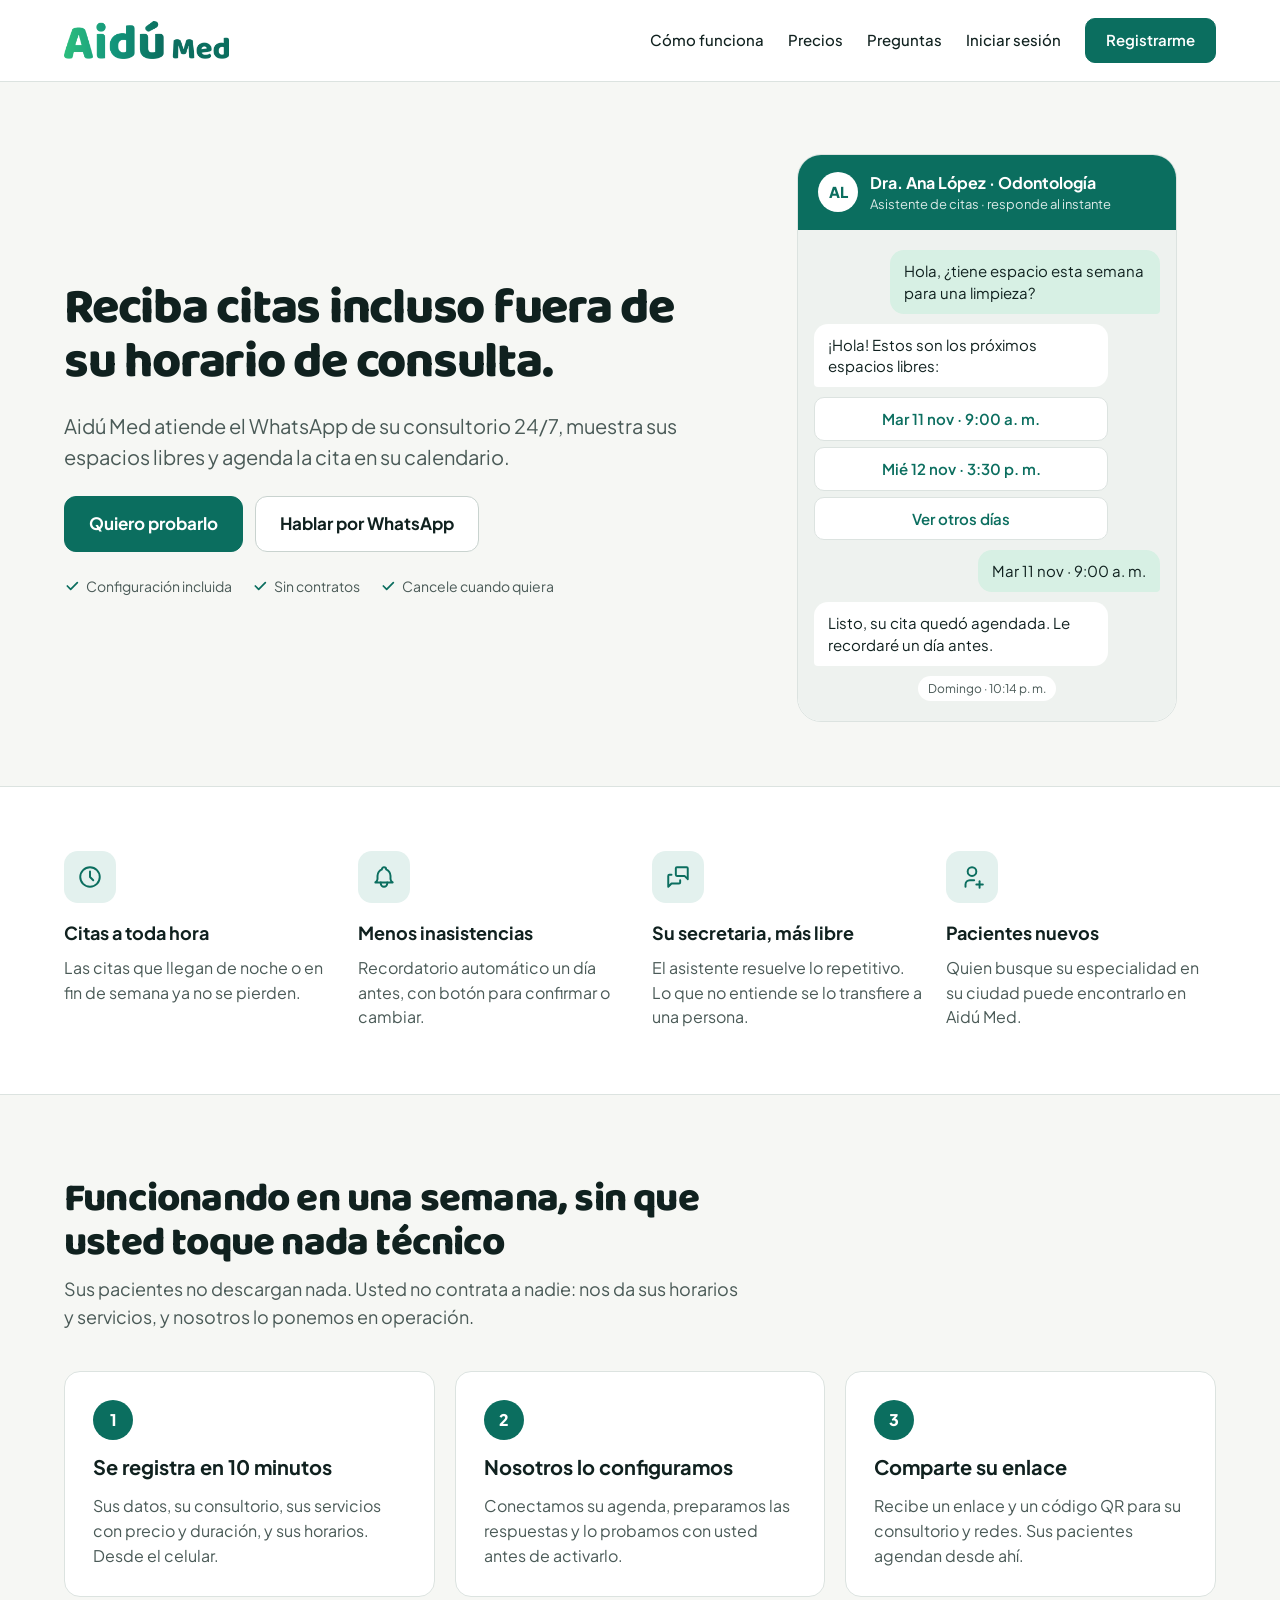
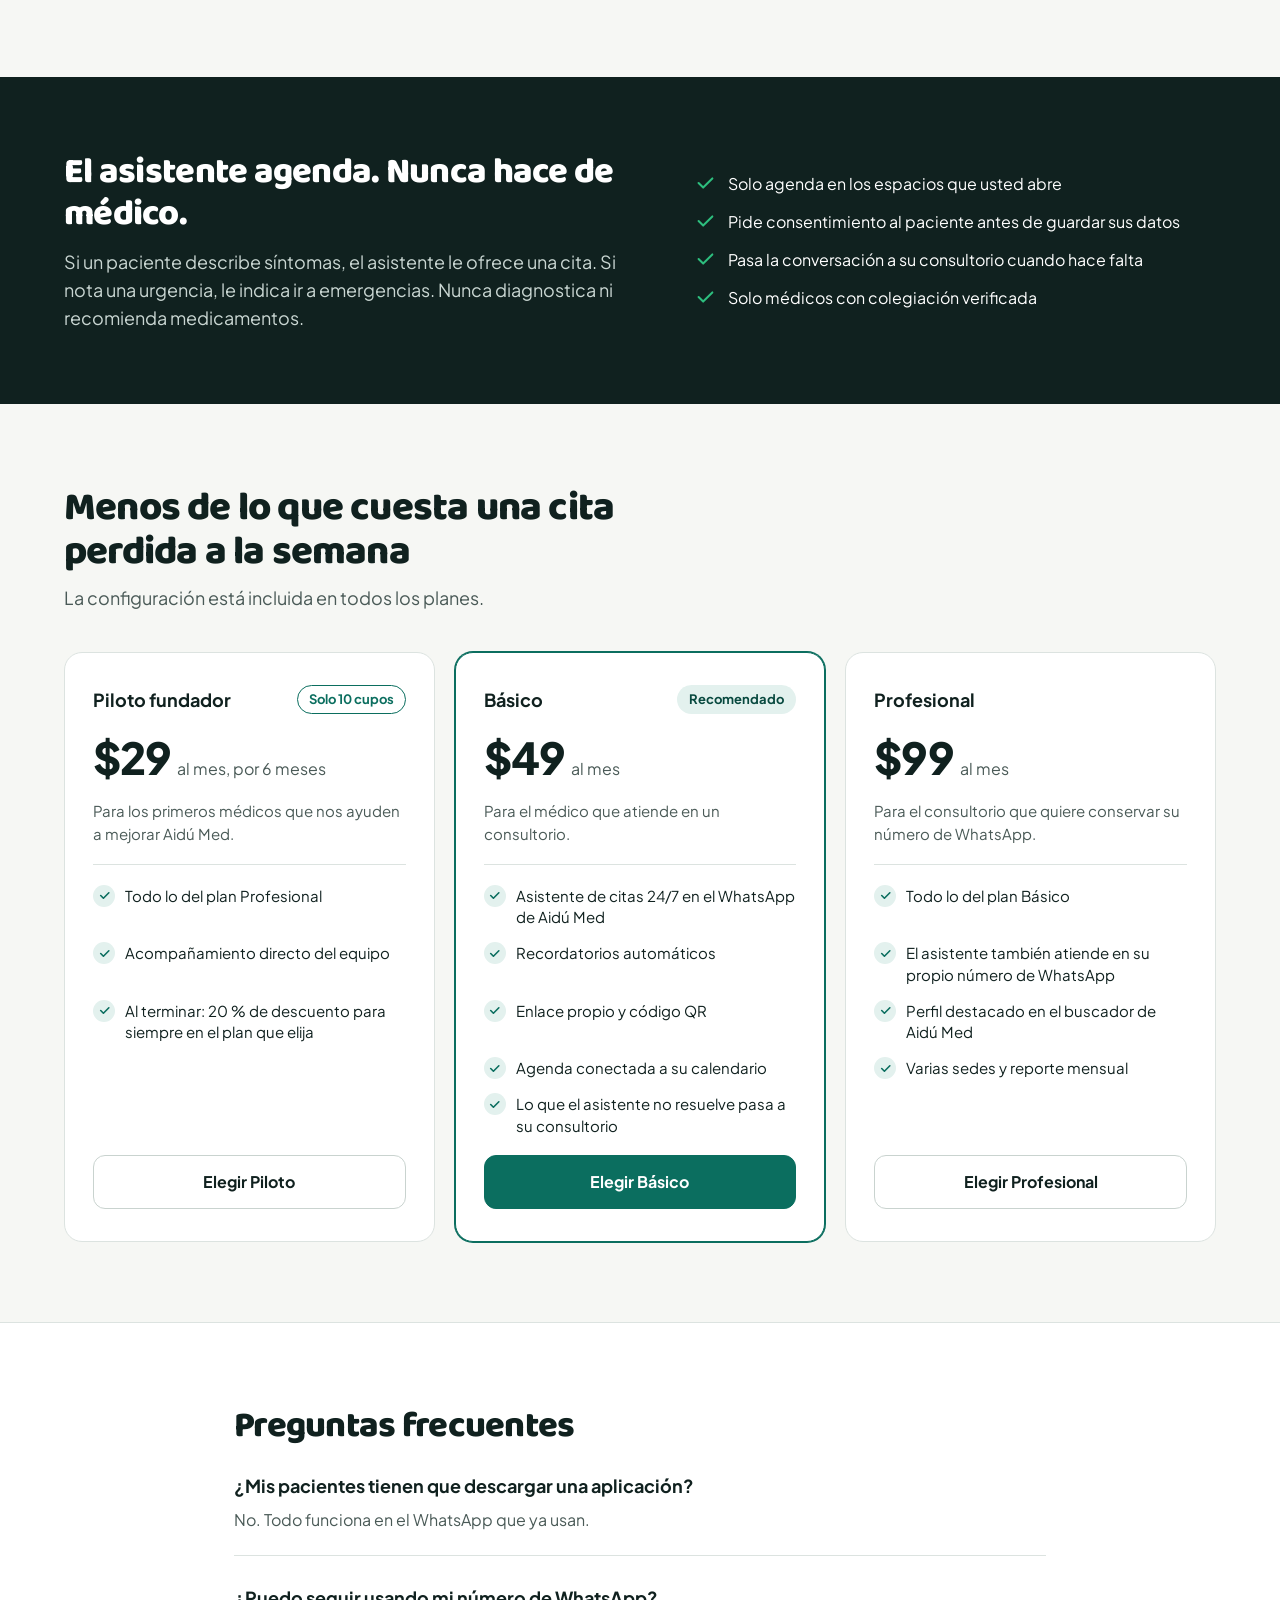
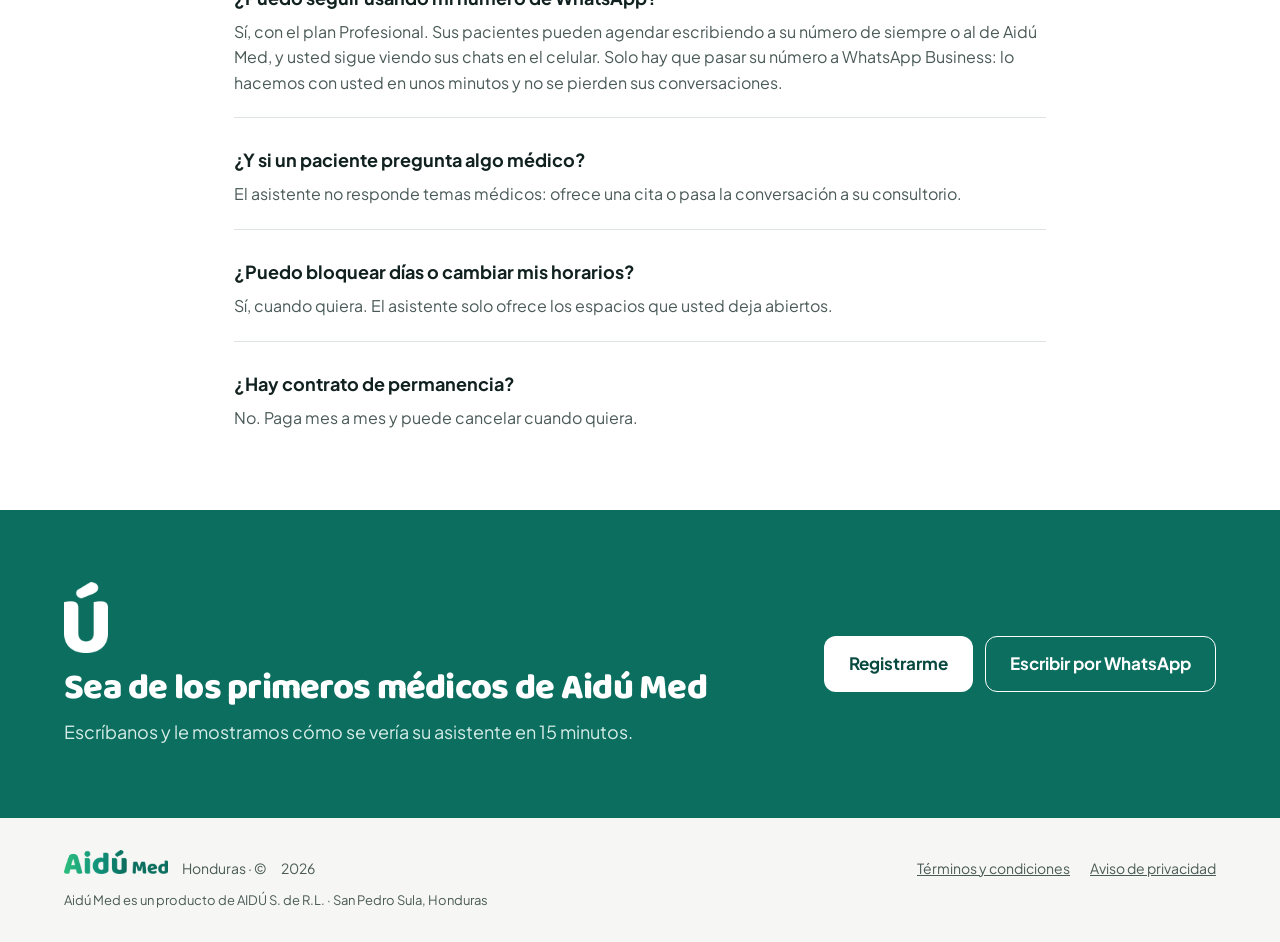
<file: index.html>
<!doctype html>
<html lang="es">
<head>
<meta charset="utf-8">
<meta name="viewport" content="width=device-width, initial-scale=1">
<title>Aidú Med · Su asistente de citas por WhatsApp</title>
<meta name="description" content="Aidú Med atiende el WhatsApp de su consultorio 24/7, muestra sus espacios libres y agenda la cita en su calendario.">
<meta name="theme-color" content="#0B6E5F">
<meta property="og:type" content="website">
<meta property="og:title" content="Aidú Med · Reciba citas incluso fuera de su horario de consulta">
<meta property="og:url" content="https://aidumed.app/">
<link rel="canonical" href="https://aidumed.app/">
<meta property="og:description" content="Su asistente de citas por WhatsApp, configurado por nosotros.">
<meta property="og:image" content="/assets/img/og-aidu-med.png">
<meta property="og:locale" content="es_HN">
<link rel="icon" type="image/png" href="/assets/img/favicon.png">
<link rel="apple-touch-icon" href="/assets/img/apple-touch-icon.png">
<link rel="preconnect" href="https://fonts.googleapis.com">
<link rel="preconnect" href="https://fonts.gstatic.com" crossorigin>
<link href="https://fonts.googleapis.com/css2?family=Baloo+Chettan+2:wght@600;700;800&family=Plus+Jakarta+Sans:wght@400;500;600;700;800&display=swap" rel="stylesheet">
<link rel="stylesheet" href="/assets/css/styles.css?v=5">
<script src="/assets/js/config.js?v=3" defer></script>
</head>
<body>
<a class="saltar" href="#contenido">Saltar al contenido</a>

<header class="encabezado">
  <div class="contenedor">
    <a class="logo" href="/" aria-label="Aidú Med, inicio"><img src="/assets/img/logo-aidu-med.png" alt="Aidú Med" width="600" height="138"></a>
    <nav class="menu" aria-label="Principal">
      <a href="#como-funciona">Cómo funciona</a>
      <a href="#precios">Precios</a>
      <a href="#preguntas">Preguntas</a>
      <a href="/cuenta?modo=entrar">Iniciar sesión</a>
      <a class="boton boton-primario" href="/registro">Registrarme</a>
    </nav>
  </div>
</header>

<main id="contenido">

<section class="contenedor portada">
  <div class="portada-texto">
    <h1>Reciba citas incluso fuera de su horario de consulta.</h1>
    <p>Aidú Med atiende el WhatsApp de su consultorio 24/7, muestra sus espacios libres y agenda la cita en su calendario.</p>
    <div class="acciones">
      <a class="boton boton-primario" href="/registro">Quiero probarlo</a>
      <a class="boton boton-secundario" href="#" data-whatsapp hidden>Hablar por WhatsApp</a>
    </div>
    <ul class="garantias">
      <li><svg width="16" height="16" viewBox="0 0 24 24" fill="none" stroke="#0B6E5F" stroke-width="2.6" stroke-linecap="round" stroke-linejoin="round" aria-hidden="true"><path d="M5 12l5 5L20 7"/></svg>Configuración incluida</li>
      <li><svg width="16" height="16" viewBox="0 0 24 24" fill="none" stroke="#0B6E5F" stroke-width="2.6" stroke-linecap="round" stroke-linejoin="round" aria-hidden="true"><path d="M5 12l5 5L20 7"/></svg>Sin contratos</li>
      <li><svg width="16" height="16" viewBox="0 0 24 24" fill="none" stroke="#0B6E5F" stroke-width="2.6" stroke-linecap="round" stroke-linejoin="round" aria-hidden="true"><path d="M5 12l5 5L20 7"/></svg>Cancele cuando quiera</li>
    </ul>
  </div>

  <div class="portada-chat">
    <div class="chat" role="img" aria-label="Ejemplo de conversación: un paciente agenda una limpieza un domingo a las 10 de la noche y el asistente confirma la cita.">
      <div class="chat-cabecera">
        <div class="chat-avatar" aria-hidden="true">AL</div>
        <div>
          <div class="chat-nombre">Dra. Ana López · Odontología</div>
          <div class="chat-estado">Asistente de citas · responde al instante</div>
        </div>
      </div>
      <div class="chat-cuerpo" aria-hidden="true">
        <div class="burbuja propia">Hola, ¿tiene espacio esta semana para una limpieza?</div>
        <div class="burbuja">¡Hola! Estos son los próximos espacios libres:</div>
        <div class="opciones-chat"><span>Mar 11 nov · 9:00 a. m.</span><span>Mié 12 nov · 3:30 p. m.</span><span>Ver otros días</span></div>
        <div class="burbuja propia">Mar 11 nov · 9:00 a. m.</div>
        <div class="burbuja">Listo, su cita quedó agendada. Le recordaré un día antes.</div>
        <div class="chat-hora">Domingo · 10:14 p. m.</div>
      </div>
    </div>
  </div>
</section>

<section class="franja" aria-label="Beneficios">
  <div class="contenedor beneficios">
    <div class="beneficio">
      <div class="icono-caja"><svg width="26" height="26" viewBox="0 0 24 24" fill="none" stroke="currentColor" stroke-width="1.8" stroke-linecap="round" stroke-linejoin="round" aria-hidden="true"><circle cx="12" cy="12" r="9"/><path d="M12 7v5l3 3"/></svg></div>
      <h3>Citas a toda hora</h3>
      <p>Las citas que llegan de noche o en fin de semana ya no se pierden.</p>
    </div>
    <div class="beneficio">
      <div class="icono-caja"><svg width="26" height="26" viewBox="0 0 24 24" fill="none" stroke="currentColor" stroke-width="1.8" stroke-linecap="round" stroke-linejoin="round" aria-hidden="true"><path d="M10 5a2 2 0 1 1 4 0a7 7 0 0 1 4 6v3a4 4 0 0 0 2 3h-16a4 4 0 0 0 2 -3v-3a7 7 0 0 1 4 -6"/><path d="M9 17v1a3 3 0 0 0 6 0v-1"/></svg></div>
      <h3>Menos inasistencias</h3>
      <p>Recordatorio automático un día antes, con botón para confirmar o cambiar.</p>
    </div>
    <div class="beneficio">
      <div class="icono-caja"><svg width="26" height="26" viewBox="0 0 24 24" fill="none" stroke="currentColor" stroke-width="1.8" stroke-linecap="round" stroke-linejoin="round" aria-hidden="true"><path d="M21 14l-3 -3h-7a1 1 0 0 1 -1 -1v-6a1 1 0 0 1 1 -1h9a1 1 0 0 1 1 1v10"/><path d="M14 15v2a1 1 0 0 1 -1 1h-7l-3 3v-10a1 1 0 0 1 1 -1h2"/></svg></div>
      <h3>Su secretaria, más libre</h3>
      <p>El asistente resuelve lo repetitivo. Lo que no entiende se lo transfiere a una persona.</p>
    </div>
    <div class="beneficio">
      <div class="icono-caja"><svg width="26" height="26" viewBox="0 0 24 24" fill="none" stroke="currentColor" stroke-width="1.8" stroke-linecap="round" stroke-linejoin="round" aria-hidden="true"><path d="M8 7a4 4 0 1 0 8 0a4 4 0 0 0 -8 0"/><path d="M16 19h6"/><path d="M19 16v6"/><path d="M6 21v-2a4 4 0 0 1 4 -4h4"/></svg></div>
      <h3>Pacientes nuevos</h3>
      <p>Quien busque su especialidad en su ciudad puede encontrarlo en Aidú Med.</p>
    </div>
  </div>
</section>

<section id="como-funciona" class="contenedor seccion">
  <div class="seccion-titulo">
    <h2>Funcionando en una semana, sin que usted toque nada técnico</h2>
    <p>Sus pacientes no descargan nada. Usted no contrata a nadie: nos da sus horarios y servicios, y nosotros lo ponemos en operación.</p>
  </div>
  <div class="pasos">
    <div class="paso">
      <div class="numero" aria-hidden="true">1</div>
      <h3>Se registra en 10 minutos</h3>
      <p>Sus datos, su consultorio, sus servicios con precio y duración, y sus horarios. Desde el celular.</p>
    </div>
    <div class="paso">
      <div class="numero" aria-hidden="true">2</div>
      <h3>Nosotros lo configuramos</h3>
      <p>Conectamos su agenda, preparamos las respuestas y lo probamos con usted antes de activarlo.</p>
    </div>
    <div class="paso">
      <div class="numero" aria-hidden="true">3</div>
      <h3>Comparte su enlace</h3>
      <p>Recibe un enlace y un código QR para su consultorio y redes. Sus pacientes agendan desde ahí.</p>
    </div>
  </div>
</section>

<section class="oscura">
  <div class="contenedor">
    <div class="oscura-texto">
      <h2>El asistente agenda. Nunca hace de médico.</h2>
      <p>Si un paciente describe síntomas, el asistente le ofrece una cita. Si nota una urgencia, le indica ir a emergencias. Nunca diagnostica ni recomienda medicamentos.</p>
    </div>
    <ul class="lista-checks">
      <li><svg width="22" height="22" viewBox="0 0 24 24" fill="none" stroke="currentColor" stroke-width="2.2" stroke-linecap="round" stroke-linejoin="round" aria-hidden="true"><path d="M5 12l5 5L20 7"/></svg><span>Solo agenda en los espacios que usted abre</span></li>
      <li><svg width="22" height="22" viewBox="0 0 24 24" fill="none" stroke="currentColor" stroke-width="2.2" stroke-linecap="round" stroke-linejoin="round" aria-hidden="true"><path d="M5 12l5 5L20 7"/></svg><span>Pide consentimiento al paciente antes de guardar sus datos</span></li>
      <li><svg width="22" height="22" viewBox="0 0 24 24" fill="none" stroke="currentColor" stroke-width="2.2" stroke-linecap="round" stroke-linejoin="round" aria-hidden="true"><path d="M5 12l5 5L20 7"/></svg><span>Pasa la conversación a su consultorio cuando hace falta</span></li>
      <li><svg width="22" height="22" viewBox="0 0 24 24" fill="none" stroke="currentColor" stroke-width="2.2" stroke-linecap="round" stroke-linejoin="round" aria-hidden="true"><path d="M5 12l5 5L20 7"/></svg><span>Solo médicos con colegiación verificada</span></li>
    </ul>
  </div>
</section>

<section id="precios" class="contenedor seccion">
  <div class="seccion-titulo">
    <h2>Menos de lo que cuesta una cita perdida a la semana</h2>
    <p>La configuración está incluida en todos los planes.</p>
  </div>
  <div class="planes">

    <article class="plan">
      <div class="plan-nombre"><h3 class="plan-titulo">Piloto fundador</h3><span class="etiqueta contorno">Solo 10 cupos</span></div>
      <div class="precio"><strong>$29</strong><span>al mes, por 6 meses</span></div>
      <p class="plan-descripcion">Para los primeros médicos que nos ayuden a mejorar Aidú Med.</p>
      <ul>
        <li><span class="check"><svg width="13" height="13" viewBox="0 0 24 24" fill="none" stroke="currentColor" stroke-width="3" stroke-linecap="round" stroke-linejoin="round" aria-hidden="true"><path d="M5 12l5 5L20 7"/></svg></span><span>Todo lo del plan Profesional</span></li>
        <li><span class="check"><svg width="13" height="13" viewBox="0 0 24 24" fill="none" stroke="currentColor" stroke-width="3" stroke-linecap="round" stroke-linejoin="round" aria-hidden="true"><path d="M5 12l5 5L20 7"/></svg></span><span>Acompañamiento directo del equipo</span></li>
        <li><span class="check"><svg width="13" height="13" viewBox="0 0 24 24" fill="none" stroke="currentColor" stroke-width="3" stroke-linecap="round" stroke-linejoin="round" aria-hidden="true"><path d="M5 12l5 5L20 7"/></svg></span><span>Al terminar: 20 % de descuento para siempre en el plan que elija</span></li>
      </ul>
      <a class="boton boton-secundario" href="/registro?plan=piloto">Elegir Piloto</a>
    </article>

    <article class="plan destacado">
      <div class="plan-nombre"><h3 class="plan-titulo">Básico</h3><span class="etiqueta">Recomendado</span></div>
      <div class="precio"><strong>$49</strong><span>al mes</span></div>
      <p class="plan-descripcion">Para el médico que atiende en un consultorio.</p>
      <ul>
        <li><span class="check"><svg width="13" height="13" viewBox="0 0 24 24" fill="none" stroke="currentColor" stroke-width="3" stroke-linecap="round" stroke-linejoin="round" aria-hidden="true"><path d="M5 12l5 5L20 7"/></svg></span><span>Asistente de citas 24/7 en el WhatsApp de Aidú Med</span></li>
        <li><span class="check"><svg width="13" height="13" viewBox="0 0 24 24" fill="none" stroke="currentColor" stroke-width="3" stroke-linecap="round" stroke-linejoin="round" aria-hidden="true"><path d="M5 12l5 5L20 7"/></svg></span><span>Recordatorios automáticos</span></li>
        <li><span class="check"><svg width="13" height="13" viewBox="0 0 24 24" fill="none" stroke="currentColor" stroke-width="3" stroke-linecap="round" stroke-linejoin="round" aria-hidden="true"><path d="M5 12l5 5L20 7"/></svg></span><span>Enlace propio y código QR</span></li>
        <li><span class="check"><svg width="13" height="13" viewBox="0 0 24 24" fill="none" stroke="currentColor" stroke-width="3" stroke-linecap="round" stroke-linejoin="round" aria-hidden="true"><path d="M5 12l5 5L20 7"/></svg></span><span>Agenda conectada a su calendario</span></li>
        <li><span class="check"><svg width="13" height="13" viewBox="0 0 24 24" fill="none" stroke="currentColor" stroke-width="3" stroke-linecap="round" stroke-linejoin="round" aria-hidden="true"><path d="M5 12l5 5L20 7"/></svg></span><span>Lo que el asistente no resuelve pasa a su consultorio</span></li>
      </ul>
      <a class="boton boton-primario" href="/registro?plan=basico">Elegir Básico</a>
    </article>

    <article class="plan">
      <div class="plan-nombre"><h3 class="plan-titulo">Profesional</h3></div>
      <div class="precio"><strong>$99</strong><span>al mes</span></div>
      <p class="plan-descripcion">Para el consultorio que quiere conservar su número de WhatsApp.</p>
      <ul>
        <li><span class="check"><svg width="13" height="13" viewBox="0 0 24 24" fill="none" stroke="currentColor" stroke-width="3" stroke-linecap="round" stroke-linejoin="round" aria-hidden="true"><path d="M5 12l5 5L20 7"/></svg></span><span>Todo lo del plan Básico</span></li>
        <li><span class="check"><svg width="13" height="13" viewBox="0 0 24 24" fill="none" stroke="currentColor" stroke-width="3" stroke-linecap="round" stroke-linejoin="round" aria-hidden="true"><path d="M5 12l5 5L20 7"/></svg></span><span>El asistente también atiende en su propio número de WhatsApp</span></li>
        <li><span class="check"><svg width="13" height="13" viewBox="0 0 24 24" fill="none" stroke="currentColor" stroke-width="3" stroke-linecap="round" stroke-linejoin="round" aria-hidden="true"><path d="M5 12l5 5L20 7"/></svg></span><span>Perfil destacado en el buscador de Aidú Med</span></li>
        <li><span class="check"><svg width="13" height="13" viewBox="0 0 24 24" fill="none" stroke="currentColor" stroke-width="3" stroke-linecap="round" stroke-linejoin="round" aria-hidden="true"><path d="M5 12l5 5L20 7"/></svg></span><span>Varias sedes y reporte mensual</span></li>
      </ul>
      <a class="boton boton-secundario" href="/registro?plan=profesional">Elegir Profesional</a>
    </article>

  </div>
</section>

<section id="preguntas" class="preguntas">
  <div class="contenedor">
    <h2>Preguntas frecuentes</h2>
    <div class="pregunta"><h3>¿Mis pacientes tienen que descargar una aplicación?</h3><p>No. Todo funciona en el WhatsApp que ya usan.</p></div>
    <div class="pregunta"><h3>¿Puedo seguir usando mi número de WhatsApp?</h3><p>Sí, con el plan Profesional. Sus pacientes pueden agendar escribiendo a su número de siempre o al de Aidú Med, y usted sigue viendo sus chats en el celular. Solo hay que pasar su número a WhatsApp Business: lo hacemos con usted en unos minutos y no se pierden sus conversaciones.</p></div>
    <div class="pregunta"><h3>¿Y si un paciente pregunta algo médico?</h3><p>El asistente no responde temas médicos: ofrece una cita o pasa la conversación a su consultorio.</p></div>
    <div class="pregunta"><h3>¿Puedo bloquear días o cambiar mis horarios?</h3><p>Sí, cuando quiera. El asistente solo ofrece los espacios que usted deja abiertos.</p></div>
    <div class="pregunta"><h3>¿Hay contrato de permanencia?</h3><p>No. Paga mes a mes y puede cancelar cuando quiera.</p></div>
  </div>
</section>

<section class="contacto">
  <div class="contenedor">
    <div class="contacto-texto">
      <img src="/assets/img/u-blanco.png" alt="" width="60" height="96">
      <h2>Sea de los primeros médicos de Aidú Med</h2>
      <p>Escríbanos y le mostramos cómo se vería su asistente en 15 minutos.</p>
    </div>
    <div class="acciones">
      <a class="boton boton-blanco" href="/registro">Registrarme</a>
      <a class="boton boton-contorno-blanco" href="#" data-whatsapp hidden>Escribir por WhatsApp</a>
    </div>
  </div>
</section>

</main>

<footer class="pie">
  <div class="contenedor">
    <span class="pie-marca"><img src="/assets/img/logo-aidu-med.png" alt="Aidú Med" width="600" height="138">Honduras · © <span data-anio>2026</span></span>
    <nav aria-label="Legal"><a href="/terminos">Términos y condiciones</a><a href="/privacidad">Aviso de privacidad</a></nav>
    <p class="pie-legal">Aidú Med es un producto de AIDÚ S. de R.L. · San Pedro Sula, Honduras</p>
  </div>
</footer>
</body>
</html>
</file>
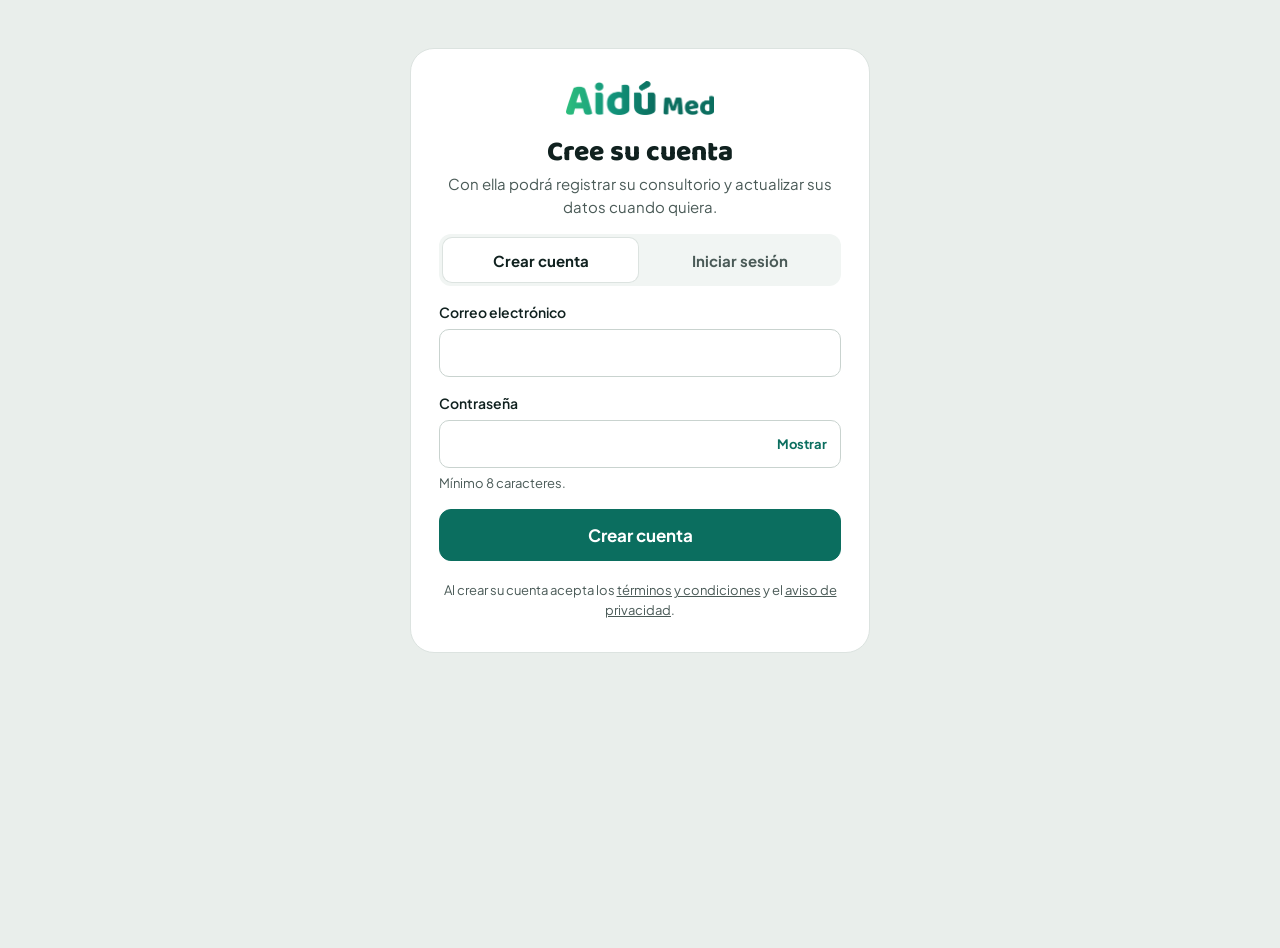
<file: cuenta.html>
<!doctype html>
<html lang="es">
<head>
<meta charset="utf-8">
<meta name="viewport" content="width=device-width, initial-scale=1">
<title>Su cuenta · Aidú Med</title>
<meta name="robots" content="noindex">
<meta name="theme-color" content="#0B6E5F">
<link rel="icon" type="image/png" href="/assets/img/favicon.png">
<link rel="preconnect" href="https://fonts.googleapis.com">
<link rel="preconnect" href="https://fonts.gstatic.com" crossorigin>
<link href="https://fonts.googleapis.com/css2?family=Baloo+Chettan+2:wght@600;700;800&family=Plus+Jakarta+Sans:wght@400;500;600;700;800&display=swap" rel="stylesheet">
<link rel="stylesheet" href="/assets/css/styles.css?v=5">
<link rel="stylesheet" href="/assets/css/app.css?v=21">
<script src="/assets/vendor/supabase-2.119.0.js" defer></script>
<script src="/assets/js/app.js?v=17" defer></script>
<script src="/assets/js/cuenta.js?v=9" defer></script>
</head>
<body class="app">
<main class="tarjeta-cuenta">
  <a class="logo-centro" href="/" aria-label="Aidú Med, inicio"><img src="/assets/img/logo-aidu-med.png" alt="Aidú Med" width="600" height="138"></a>

  <!-- Entrar / crear cuenta -->
  <section id="vista-acceso">
    <div class="form-app">
      <h1 id="titulo-acceso">Cree su cuenta</h1>
      <p class="sub" id="sub-acceso">Con ella podrá registrar su consultorio y actualizar sus datos cuando quiera.</p>
      <div class="pestanas" role="tablist" aria-label="Tipo de acceso">
        <button type="button" role="tab" id="tab-crear" aria-selected="true">Crear cuenta</button>
        <button type="button" role="tab" id="tab-entrar" aria-selected="false">Iniciar sesión</button>
      </div>
      <form id="form-acceso" class="form-app" novalidate>
        <label class="campo">Correo electrónico
          <input type="email" name="correo" autocomplete="email" inputmode="email" required>
        </label>
        <label class="campo">Contraseña
          <span class="clave-caja"><input type="password" name="clave" id="clave" autocomplete="new-password" minlength="8" required><button type="button" class="ver-clave" data-ver="clave">Mostrar</button></span>
          <span class="ayuda" id="ayuda-clave">Mínimo 8 caracteres.</span>
        </label>
        <div class="mensaje error" id="error-acceso" role="alert" hidden></div>
        <button type="submit" class="boton boton-primario boton-ancho" id="boton-acceso">Crear cuenta</button>
        <button type="button" class="enlace-boton" id="olvide" hidden>¿Olvidó su contraseña?</button>
      </form>
    </div>
  </section>

  <!-- Revisar correo -->
  <section id="vista-revisar" class="form-app" hidden>
    <h1>Revise su correo</h1>
    <p class="sub">Le enviamos un enlace a <strong id="correo-enviado"></strong>. Ábralo para confirmar su cuenta y continuar con el registro.</p>
    <div class="mensaje ok">Si no lo ve en unos minutos, revise la carpeta de spam o promociones.</div>
    <button type="button" class="enlace-boton" id="volver-acceso">Usar otro correo</button>
  </section>

  <!-- Recuperar contraseña -->
  <section id="vista-recuperar" class="form-app" hidden>
    <h1>Recuperar contraseña</h1>
    <p class="sub">Escriba su correo y le enviaremos un enlace para crear una contraseña nueva.</p>
    <form id="form-recuperar" class="form-app" novalidate>
      <label class="campo">Correo electrónico
        <input type="email" name="correo" autocomplete="email" inputmode="email" required>
      </label>
      <div class="mensaje" id="msg-recuperar" role="status" hidden></div>
      <button type="submit" class="boton boton-primario boton-ancho">Enviar enlace</button>
      <button type="button" class="enlace-boton" id="volver-acceso-2">Volver a iniciar sesión</button>
    </form>
  </section>

  <p class="pie-cuenta">Al crear su cuenta acepta los <a href="/terminos">términos y condiciones</a> y el <a href="/privacidad">aviso de privacidad</a>.</p>
</main>
</body>
</html>
</file>
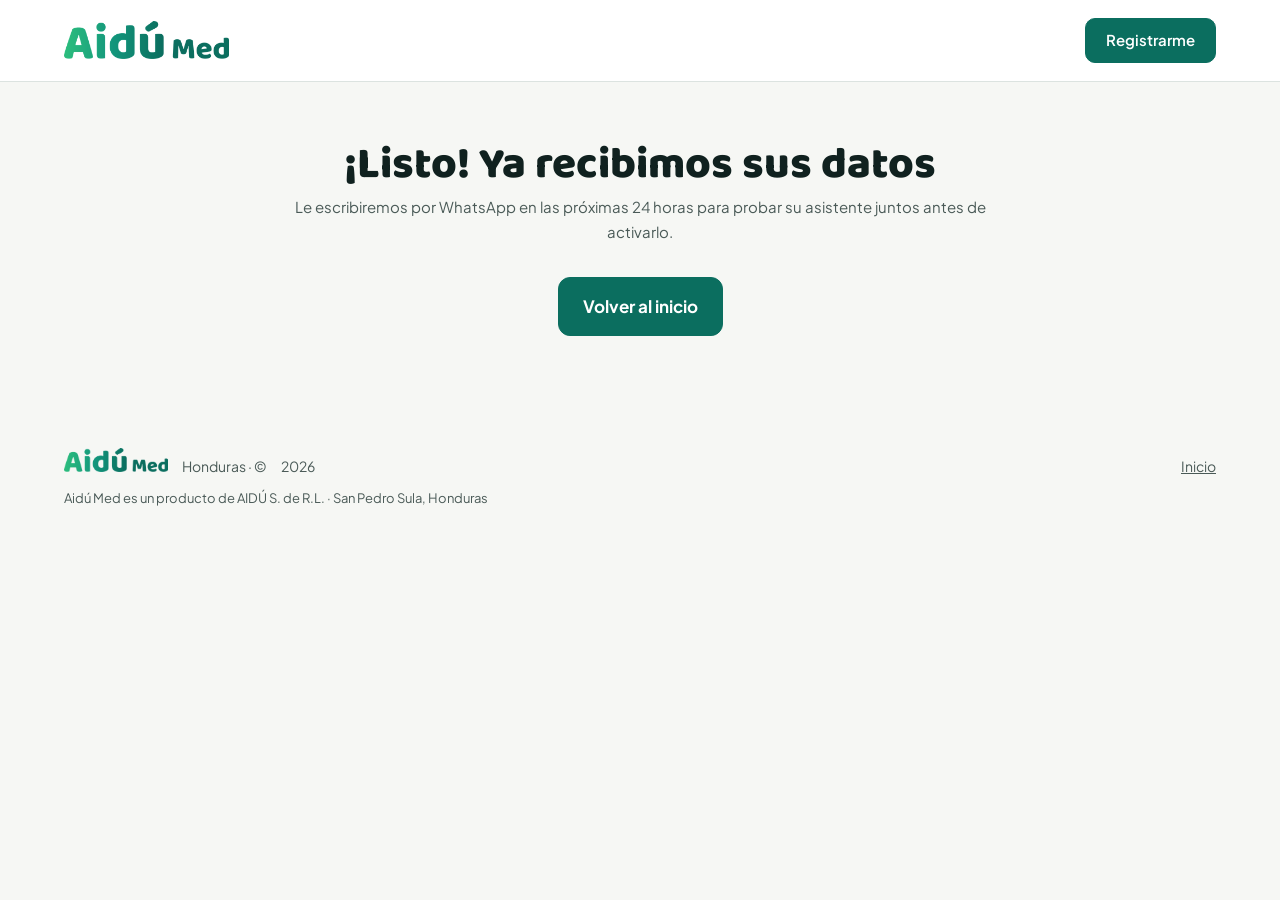
<file: gracias.html>
<!doctype html>
<html lang="es">
<head>
<meta charset="utf-8">
<meta name="viewport" content="width=device-width, initial-scale=1">
<title>Registro recibido · Aidú Med</title>
<meta name="description" content="Cómo Aidú Med recopila, usa y protege los datos personales de médicos y pacientes.">
<meta name="theme-color" content="#0B6E5F">
<link rel="icon" type="image/png" href="/assets/img/favicon.png">
<link rel="preconnect" href="https://fonts.googleapis.com">
<link rel="preconnect" href="https://fonts.gstatic.com" crossorigin>
<link href="https://fonts.googleapis.com/css2?family=Baloo+Chettan+2:wght@600;700;800&family=Plus+Jakarta+Sans:wght@400;500;600;700;800&display=swap" rel="stylesheet">
<link rel="stylesheet" href="/assets/css/styles.css?v=5">
<script src="/assets/js/config.js?v=3" defer></script>
</head>
<body>
<header class="encabezado">
  <div class="contenedor">
    <a class="logo" href="/" aria-label="Aidú Med, inicio"><img src="/assets/img/logo-aidu-med.png" alt="Aidú Med" width="600" height="138"></a>
    <nav class="menu" aria-label="Principal"><a class="boton boton-primario" href="/registro">Registrarme</a></nav>
  </div>
</header>

<main class="documento" id="contenido" style="text-align:center">
<h1>¡Listo! Ya recibimos sus datos</h1>
<p class="fecha">Le escribiremos por WhatsApp en las próximas 24 horas para probar su asistente juntos antes de activarlo.</p>
<p><a class="boton boton-primario" href="/">Volver al inicio</a></p>
</main>
<footer class="pie">
  <div class="contenedor">
    <span class="pie-marca"><img src="/assets/img/logo-aidu-med.png" alt="Aidú Med" width="600" height="138">Honduras · © <span data-anio>2026</span></span>
    <nav aria-label="Legal"><a href="/">Inicio</a></nav>
    <p class="pie-legal">Aidú Med es un producto de AIDÚ S. de R.L. · San Pedro Sula, Honduras</p>
  </div>
</footer>
</body>
</html>
</file>
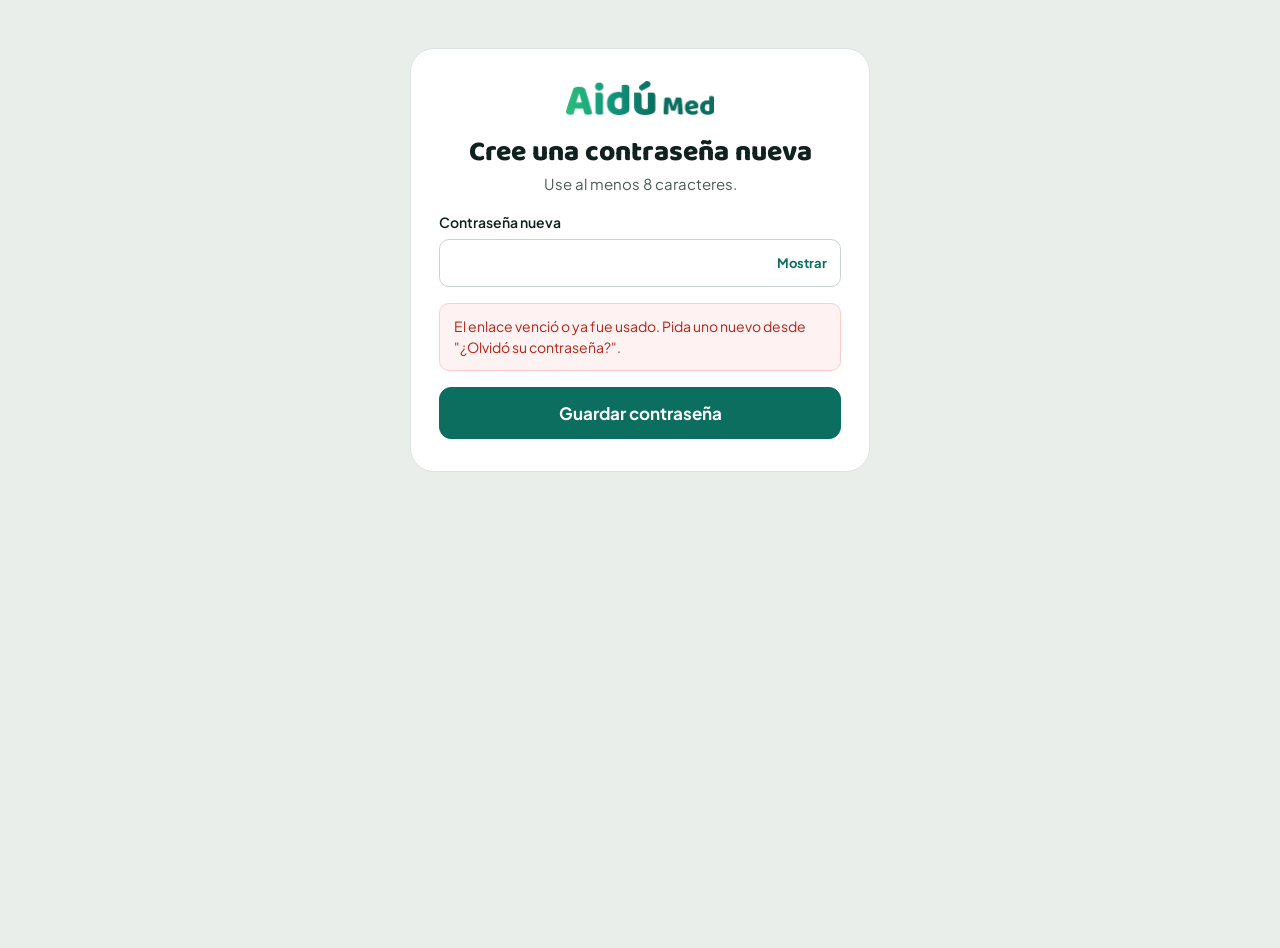
<file: nueva-contrasena.html>
<!doctype html>
<html lang="es">
<head>
<meta charset="utf-8">
<meta name="viewport" content="width=device-width, initial-scale=1">
<title>Nueva contraseña · Aidú Med</title>
<meta name="robots" content="noindex">
<meta name="theme-color" content="#0B6E5F">
<link rel="icon" type="image/png" href="/assets/img/favicon.png">
<link rel="preconnect" href="https://fonts.googleapis.com">
<link rel="preconnect" href="https://fonts.gstatic.com" crossorigin>
<link href="https://fonts.googleapis.com/css2?family=Baloo+Chettan+2:wght@600;700;800&family=Plus+Jakarta+Sans:wght@400;500;600;700;800&display=swap" rel="stylesheet">
<link rel="stylesheet" href="/assets/css/styles.css?v=5">
<link rel="stylesheet" href="/assets/css/app.css?v=21">
<script src="/assets/vendor/supabase-2.119.0.js" defer></script>
<script src="/assets/js/app.js?v=17" defer></script>
<script src="/assets/js/nueva-contrasena.js?v=9" defer></script>
</head>
<body class="app">
<main class="tarjeta-cuenta">
  <a class="logo-centro" href="/" aria-label="Aidú Med, inicio"><img src="/assets/img/logo-aidu-med.png" alt="Aidú Med" width="600" height="138"></a>
  <form id="form-clave" class="form-app" novalidate>
    <h1>Cree una contraseña nueva</h1>
    <p class="sub">Use al menos 8 caracteres.</p>
    <label class="campo">Contraseña nueva
      <span class="clave-caja"><input type="password" name="clave" id="clave" autocomplete="new-password" minlength="8" required><button type="button" class="ver-clave" data-ver="clave">Mostrar</button></span>
    </label>
    <div class="mensaje" id="msg" role="status" hidden></div>
    <button type="submit" class="boton boton-primario boton-ancho" id="guardar">Guardar contraseña</button>
  </form>
</main>
</body>
</html>
</file>
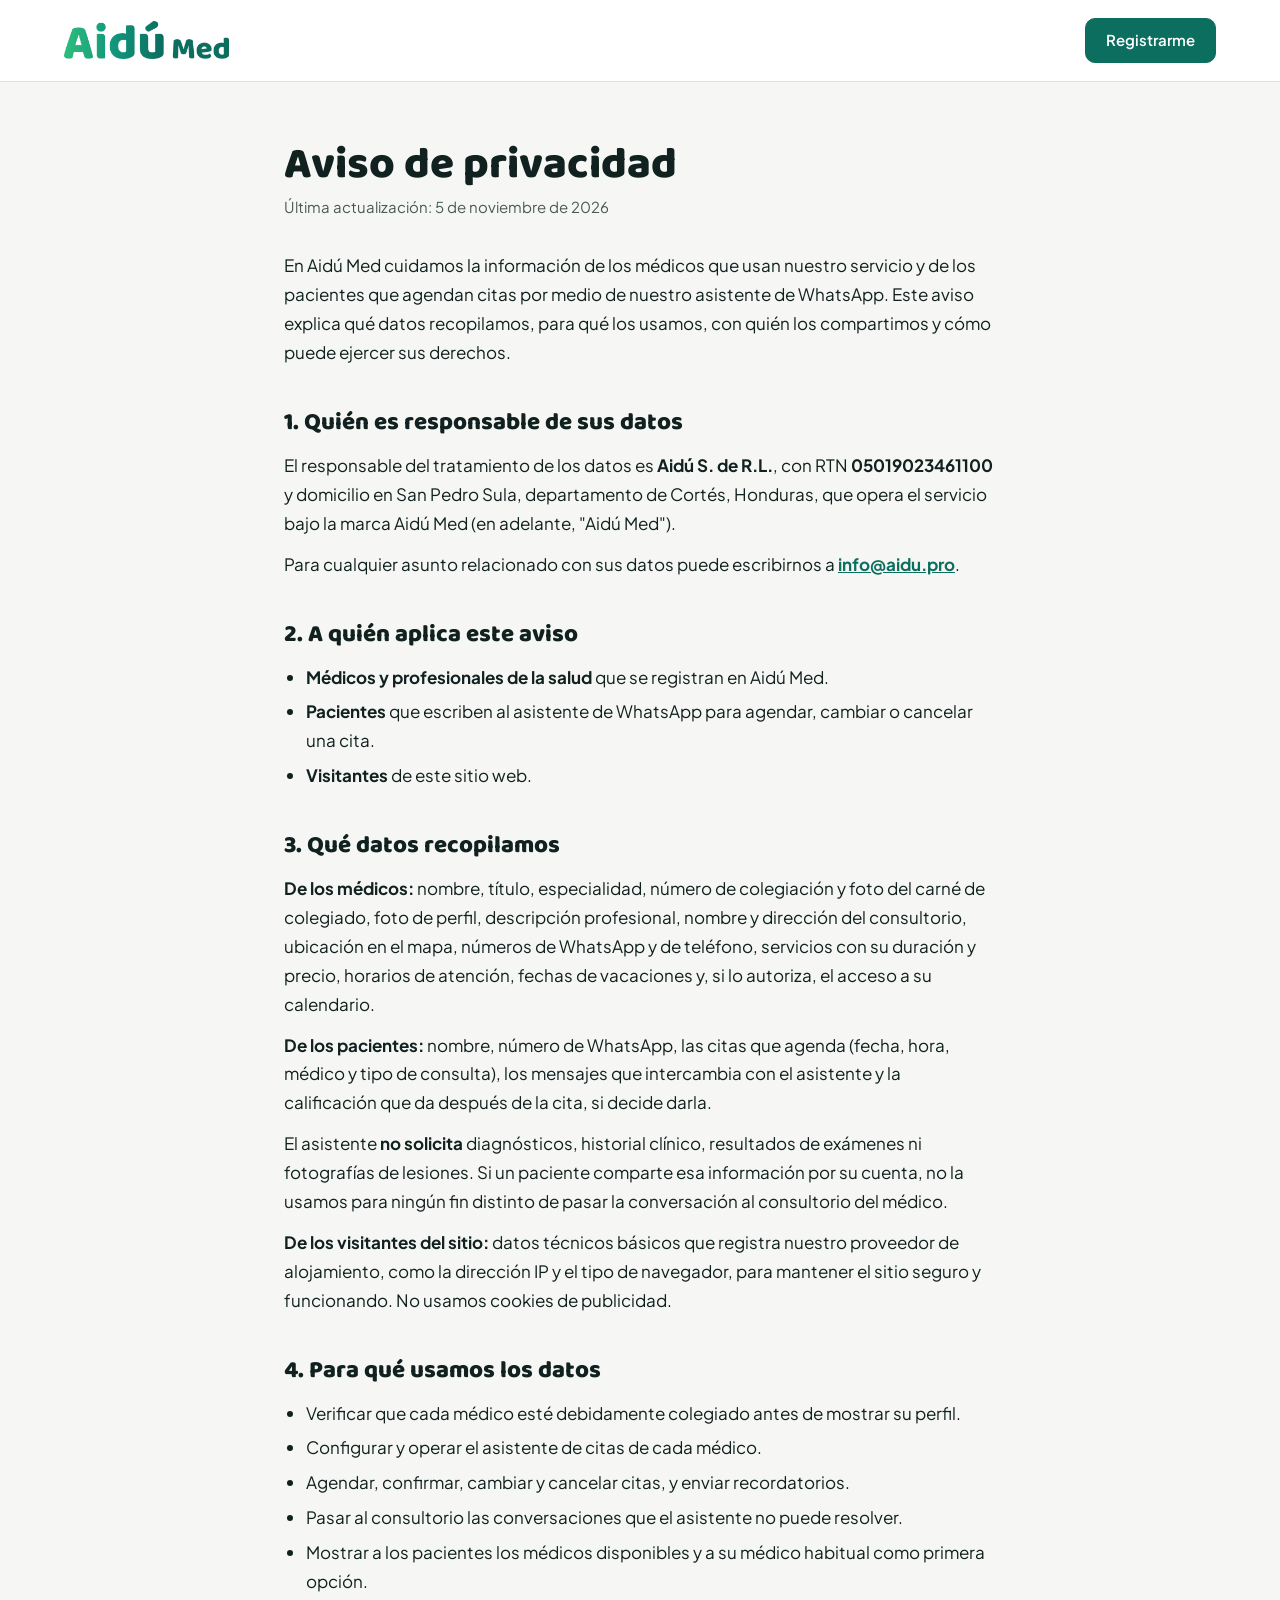
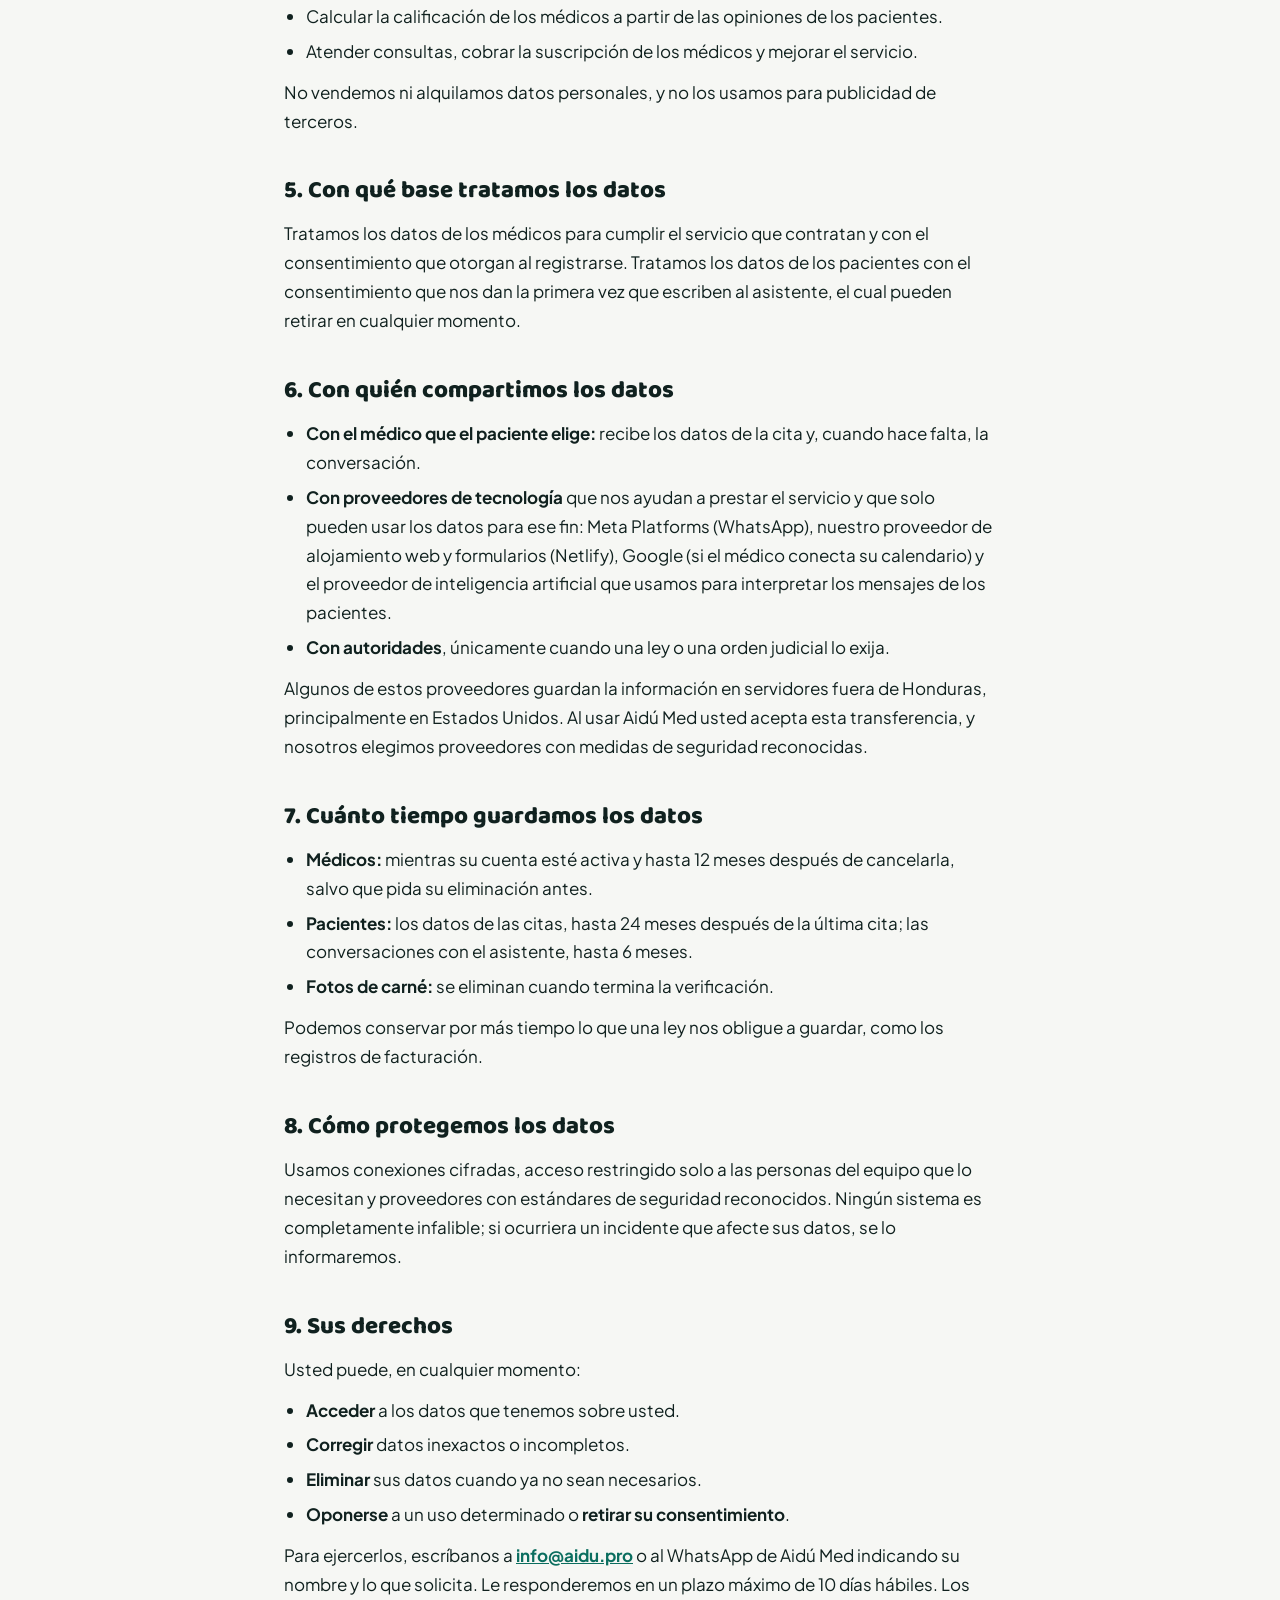
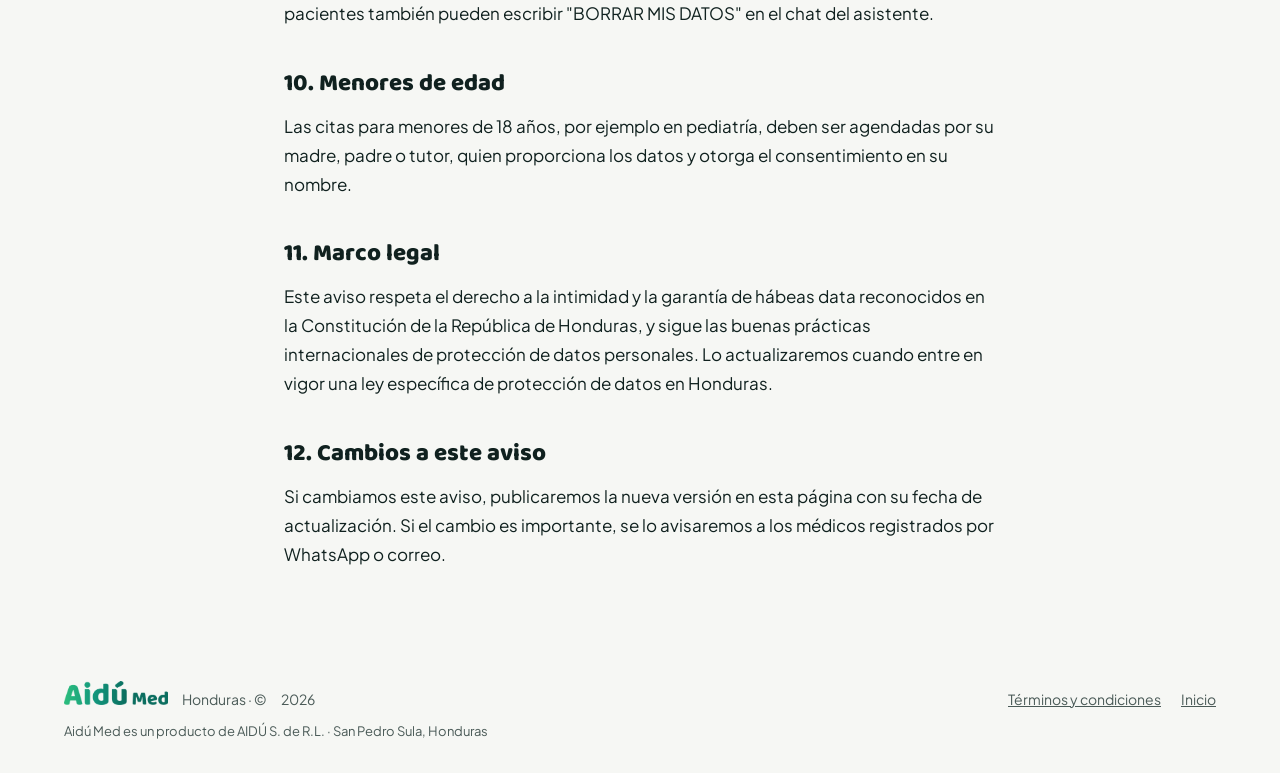
<file: privacidad.html>
<!doctype html>
<html lang="es">
<head>
<meta charset="utf-8">
<meta name="viewport" content="width=device-width, initial-scale=1">
<title>Aviso de privacidad · Aidú Med</title>
<meta name="description" content="Cómo Aidú Med recopila, usa y protege los datos personales de médicos y pacientes.">
<meta name="theme-color" content="#0B6E5F">
<link rel="icon" type="image/png" href="/assets/img/favicon.png">
<link rel="preconnect" href="https://fonts.googleapis.com">
<link rel="preconnect" href="https://fonts.gstatic.com" crossorigin>
<link href="https://fonts.googleapis.com/css2?family=Baloo+Chettan+2:wght@600;700;800&family=Plus+Jakarta+Sans:wght@400;500;600;700;800&display=swap" rel="stylesheet">
<link rel="stylesheet" href="/assets/css/styles.css?v=5">
<script src="/assets/js/config.js?v=3" defer></script>
</head>
<body>
<header class="encabezado">
  <div class="contenedor">
    <a class="logo" href="/" aria-label="Aidú Med, inicio"><img src="/assets/img/logo-aidu-med.png" alt="Aidú Med" width="600" height="138"></a>
    <nav class="menu" aria-label="Principal"><a class="boton boton-primario" href="/registro">Registrarme</a></nav>
  </div>
</header>

<main class="documento" id="contenido">
<h1>Aviso de privacidad</h1>
<p class="fecha">Última actualización: 5 de noviembre de 2026</p>

<p>En Aidú Med cuidamos la información de los médicos que usan nuestro servicio y de los pacientes que agendan citas por medio de nuestro asistente de WhatsApp. Este aviso explica qué datos recopilamos, para qué los usamos, con quién los compartimos y cómo puede ejercer sus derechos.</p>

<h2>1. Quién es responsable de sus datos</h2>
<p>El responsable del tratamiento de los datos es <strong>Aidú S. de R.L.</strong>, con RTN <strong>05019023461100</strong> y domicilio en San Pedro Sula, departamento de Cortés, Honduras, que opera el servicio bajo la marca Aidú Med (en adelante, "Aidú Med").</p>
<p>Para cualquier asunto relacionado con sus datos puede escribirnos a <a href="mailto:info@aidu.pro"><strong>info@aidu.pro</strong></a>.</p>

<h2>2. A quién aplica este aviso</h2>
<ul>
  <li><strong>Médicos y profesionales de la salud</strong> que se registran en Aidú Med.</li>
  <li><strong>Pacientes</strong> que escriben al asistente de WhatsApp para agendar, cambiar o cancelar una cita.</li>
  <li><strong>Visitantes</strong> de este sitio web.</li>
</ul>

<h2>3. Qué datos recopilamos</h2>
<p><strong>De los médicos:</strong> nombre, título, especialidad, número de colegiación y foto del carné de colegiado, foto de perfil, descripción profesional, nombre y dirección del consultorio, ubicación en el mapa, números de WhatsApp y de teléfono, servicios con su duración y precio, horarios de atención, fechas de vacaciones y, si lo autoriza, el acceso a su calendario.</p>
<p><strong>De los pacientes:</strong> nombre, número de WhatsApp, las citas que agenda (fecha, hora, médico y tipo de consulta), los mensajes que intercambia con el asistente y la calificación que da después de la cita, si decide darla.</p>
<p>El asistente <strong>no solicita</strong> diagnósticos, historial clínico, resultados de exámenes ni fotografías de lesiones. Si un paciente comparte esa información por su cuenta, no la usamos para ningún fin distinto de pasar la conversación al consultorio del médico.</p>
<p><strong>De los visitantes del sitio:</strong> datos técnicos básicos que registra nuestro proveedor de alojamiento, como la dirección IP y el tipo de navegador, para mantener el sitio seguro y funcionando. No usamos cookies de publicidad.</p>

<h2>4. Para qué usamos los datos</h2>
<ul>
  <li>Verificar que cada médico esté debidamente colegiado antes de mostrar su perfil.</li>
  <li>Configurar y operar el asistente de citas de cada médico.</li>
  <li>Agendar, confirmar, cambiar y cancelar citas, y enviar recordatorios.</li>
  <li>Pasar al consultorio las conversaciones que el asistente no puede resolver.</li>
  <li>Mostrar a los pacientes los médicos disponibles y a su médico habitual como primera opción.</li>
  <li>Calcular la calificación de los médicos a partir de las opiniones de los pacientes.</li>
  <li>Atender consultas, cobrar la suscripción de los médicos y mejorar el servicio.</li>
</ul>
<p>No vendemos ni alquilamos datos personales, y no los usamos para publicidad de terceros.</p>

<h2>5. Con qué base tratamos los datos</h2>
<p>Tratamos los datos de los médicos para cumplir el servicio que contratan y con el consentimiento que otorgan al registrarse. Tratamos los datos de los pacientes con el consentimiento que nos dan la primera vez que escriben al asistente, el cual pueden retirar en cualquier momento.</p>

<h2>6. Con quién compartimos los datos</h2>
<ul>
  <li><strong>Con el médico que el paciente elige:</strong> recibe los datos de la cita y, cuando hace falta, la conversación.</li>
  <li><strong>Con proveedores de tecnología</strong> que nos ayudan a prestar el servicio y que solo pueden usar los datos para ese fin: Meta Platforms (WhatsApp), nuestro proveedor de alojamiento web y formularios (Netlify), Google (si el médico conecta su calendario) y el proveedor de inteligencia artificial que usamos para interpretar los mensajes de los pacientes.</li>
  <li><strong>Con autoridades</strong>, únicamente cuando una ley o una orden judicial lo exija.</li>
</ul>
<p>Algunos de estos proveedores guardan la información en servidores fuera de Honduras, principalmente en Estados Unidos. Al usar Aidú Med usted acepta esta transferencia, y nosotros elegimos proveedores con medidas de seguridad reconocidas.</p>

<h2>7. Cuánto tiempo guardamos los datos</h2>
<ul>
  <li><strong>Médicos:</strong> mientras su cuenta esté activa y hasta 12 meses después de cancelarla, salvo que pida su eliminación antes.</li>
  <li><strong>Pacientes:</strong> los datos de las citas, hasta 24 meses después de la última cita; las conversaciones con el asistente, hasta 6 meses.</li>
  <li><strong>Fotos de carné:</strong> se eliminan cuando termina la verificación.</li>
</ul>
<p>Podemos conservar por más tiempo lo que una ley nos obligue a guardar, como los registros de facturación.</p>

<h2>8. Cómo protegemos los datos</h2>
<p>Usamos conexiones cifradas, acceso restringido solo a las personas del equipo que lo necesitan y proveedores con estándares de seguridad reconocidos. Ningún sistema es completamente infalible; si ocurriera un incidente que afecte sus datos, se lo informaremos.</p>

<h2>9. Sus derechos</h2>
<p>Usted puede, en cualquier momento:</p>
<ul>
  <li><strong>Acceder</strong> a los datos que tenemos sobre usted.</li>
  <li><strong>Corregir</strong> datos inexactos o incompletos.</li>
  <li><strong>Eliminar</strong> sus datos cuando ya no sean necesarios.</li>
  <li><strong>Oponerse</strong> a un uso determinado o <strong>retirar su consentimiento</strong>.</li>
</ul>
<p>Para ejercerlos, escríbanos a <a href="mailto:info@aidu.pro"><strong>info@aidu.pro</strong></a> o al WhatsApp de Aidú Med indicando su nombre y lo que solicita. Le responderemos en un plazo máximo de 10 días hábiles. Los pacientes también pueden escribir "BORRAR MIS DATOS" en el chat del asistente.</p>

<h2>10. Menores de edad</h2>
<p>Las citas para menores de 18 años, por ejemplo en pediatría, deben ser agendadas por su madre, padre o tutor, quien proporciona los datos y otorga el consentimiento en su nombre.</p>

<h2>11. Marco legal</h2>
<p>Este aviso respeta el derecho a la intimidad y la garantía de hábeas data reconocidos en la Constitución de la República de Honduras, y sigue las buenas prácticas internacionales de protección de datos personales. Lo actualizaremos cuando entre en vigor una ley específica de protección de datos en Honduras.</p>

<h2>12. Cambios a este aviso</h2>
<p>Si cambiamos este aviso, publicaremos la nueva versión en esta página con su fecha de actualización. Si el cambio es importante, se lo avisaremos a los médicos registrados por WhatsApp o correo.</p>
</main>

<footer class="pie">
  <div class="contenedor">
    <span class="pie-marca"><img src="/assets/img/logo-aidu-med.png" alt="Aidú Med" width="600" height="138">Honduras · © <span data-anio>2026</span></span>
    <nav aria-label="Legal"><a href="/terminos">Términos y condiciones</a><a href="/">Inicio</a></nav>
    <p class="pie-legal">Aidú Med es un producto de AIDÚ S. de R.L. · San Pedro Sula, Honduras</p>
  </div>
</footer>
</body>
</html>
</file>
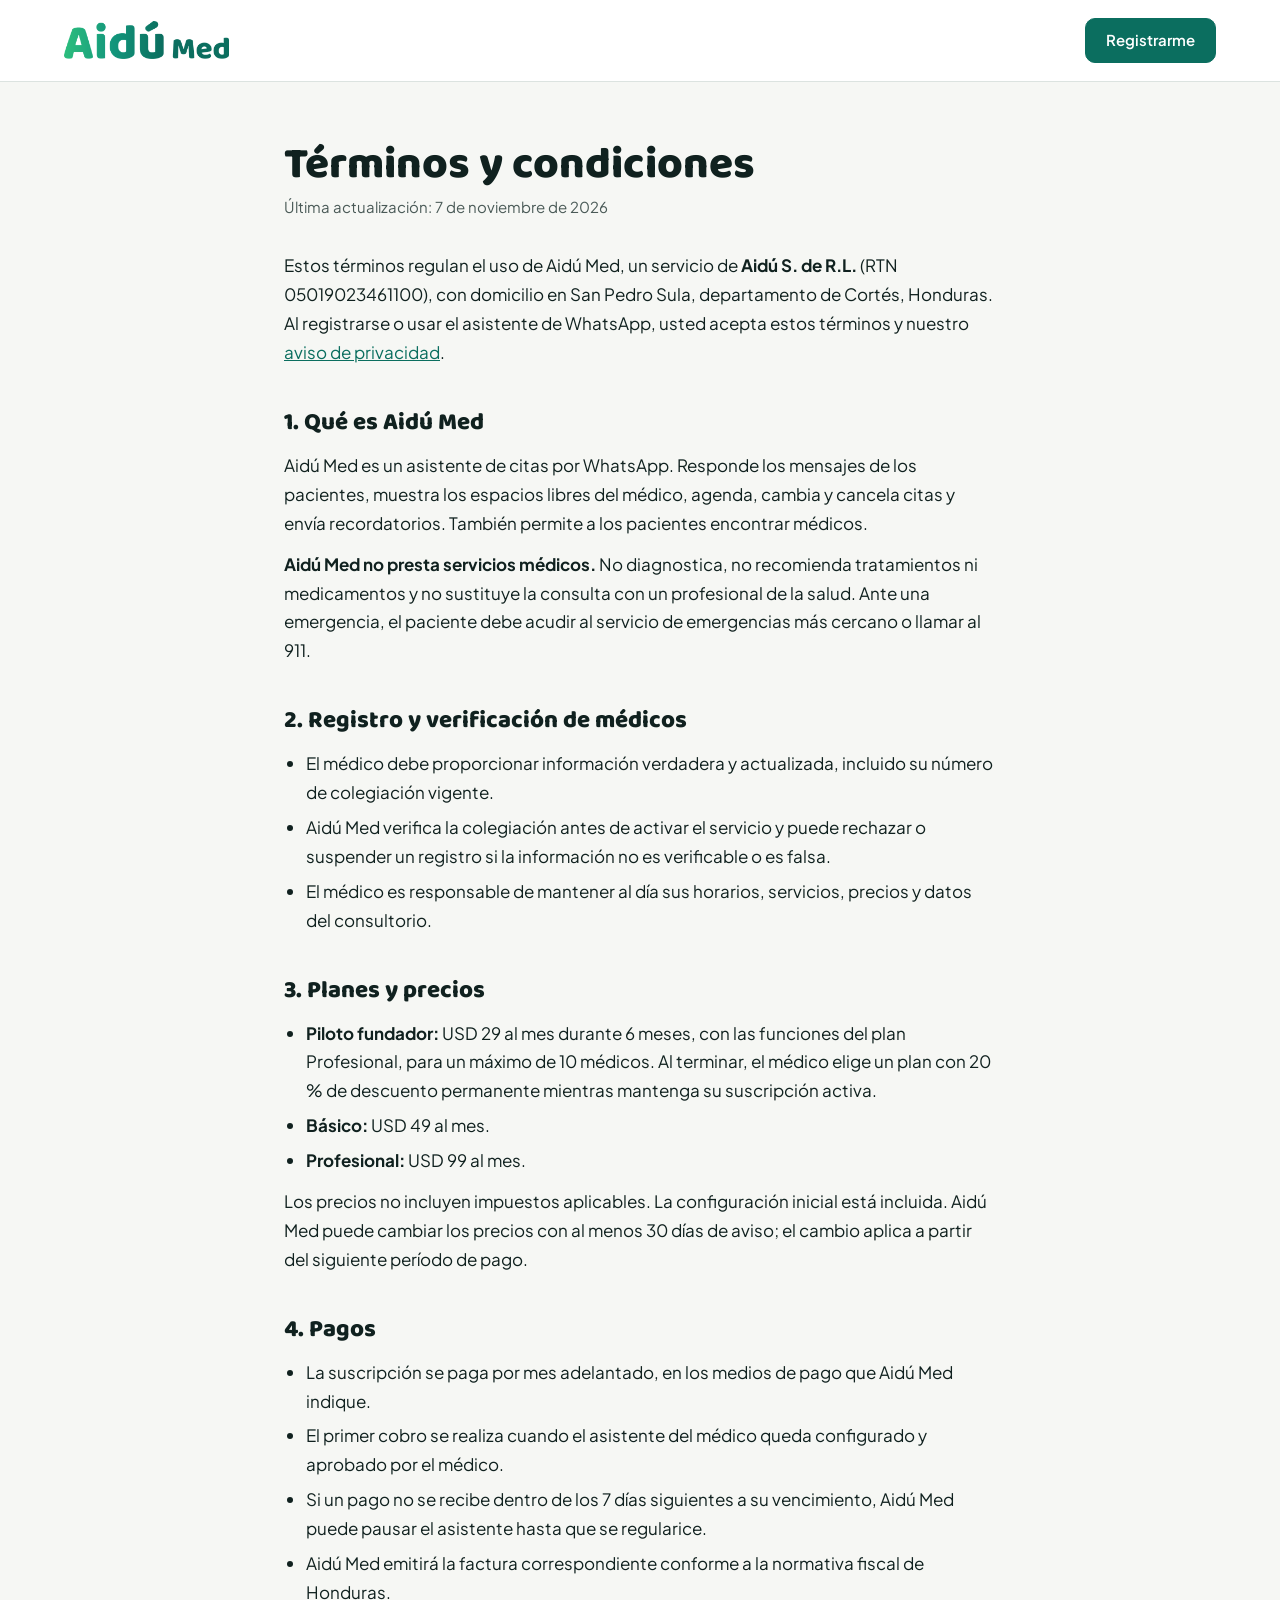
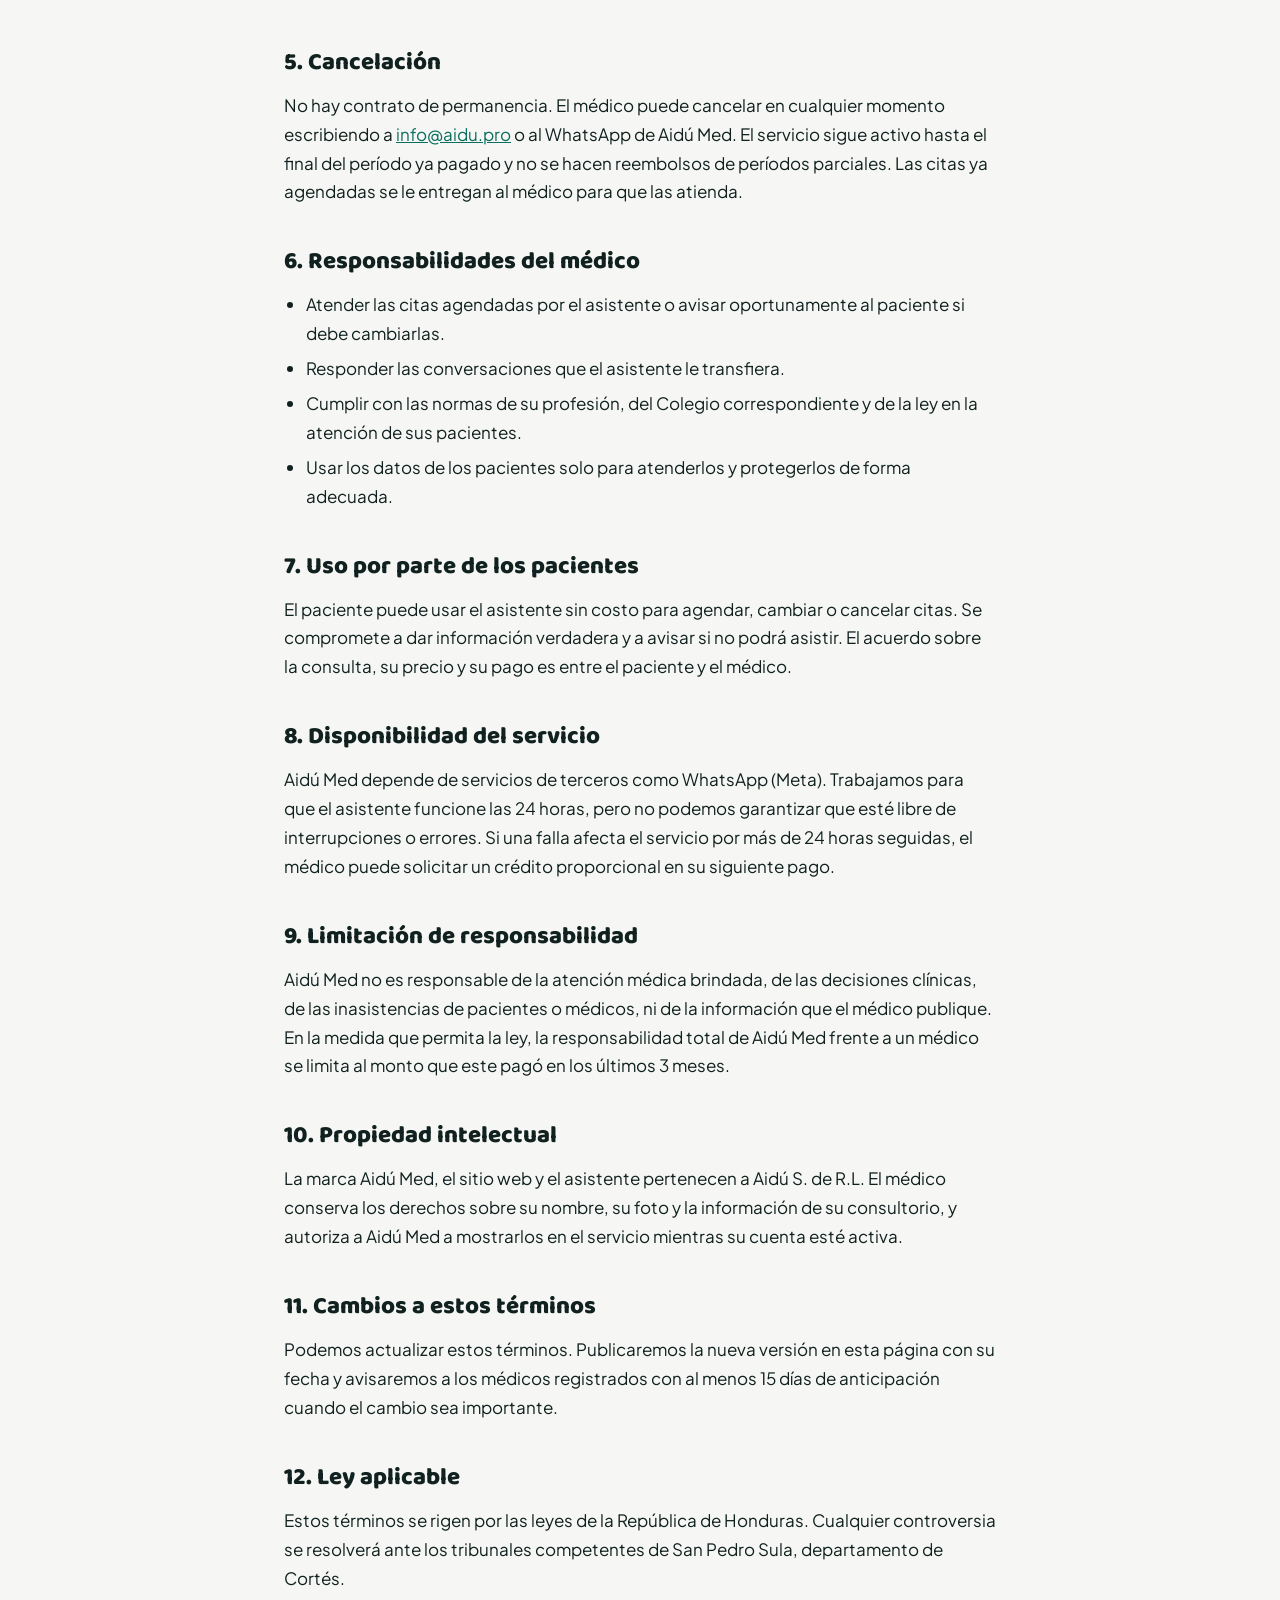
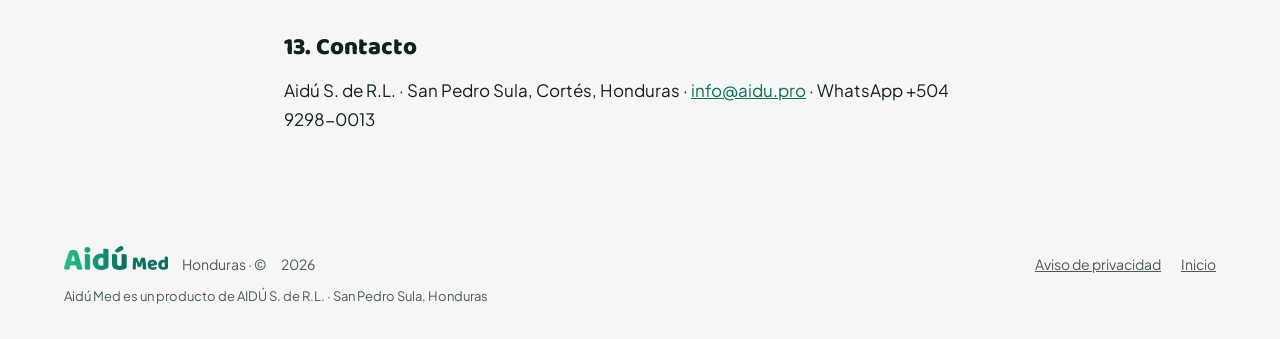
<file: terminos.html>
<!doctype html>
<html lang="es">
<head>
<meta charset="utf-8">
<meta name="viewport" content="width=device-width, initial-scale=1">
<title>Términos y condiciones · Aidú Med</title>
<meta name="description" content="Términos y condiciones del servicio Aidú Med para médicos y pacientes.">
<meta name="theme-color" content="#0B6E5F">
<link rel="icon" type="image/png" href="/assets/img/favicon.png">
<link rel="preconnect" href="https://fonts.googleapis.com">
<link rel="preconnect" href="https://fonts.gstatic.com" crossorigin>
<link href="https://fonts.googleapis.com/css2?family=Baloo+Chettan+2:wght@600;700;800&family=Plus+Jakarta+Sans:wght@400;500;600;700;800&display=swap" rel="stylesheet">
<link rel="stylesheet" href="/assets/css/styles.css?v=5">
<script src="/assets/js/config.js?v=3" defer></script>
</head>
<body>
<header class="encabezado">
  <div class="contenedor">
    <a class="logo" href="/" aria-label="Aidú Med, inicio"><img src="/assets/img/logo-aidu-med.png" alt="Aidú Med" width="600" height="138"></a>
    <nav class="menu" aria-label="Principal"><a class="boton boton-primario" href="/registro">Registrarme</a></nav>
  </div>
</header>

<main class="documento" id="contenido">
<h1>Términos y condiciones</h1>
<p class="fecha">Última actualización: 7 de noviembre de 2026</p>

<p>Estos términos regulan el uso de Aidú Med, un servicio de <strong>Aidú S. de R.L.</strong> (RTN 05019023461100), con domicilio en San Pedro Sula, departamento de Cortés, Honduras. Al registrarse o usar el asistente de WhatsApp, usted acepta estos términos y nuestro <a href="/privacidad">aviso de privacidad</a>.</p>

<h2>1. Qué es Aidú Med</h2>
<p>Aidú Med es un asistente de citas por WhatsApp. Responde los mensajes de los pacientes, muestra los espacios libres del médico, agenda, cambia y cancela citas y envía recordatorios. También permite a los pacientes encontrar médicos.</p>
<p><strong>Aidú Med no presta servicios médicos.</strong> No diagnostica, no recomienda tratamientos ni medicamentos y no sustituye la consulta con un profesional de la salud. Ante una emergencia, el paciente debe acudir al servicio de emergencias más cercano o llamar al 911.</p>

<h2>2. Registro y verificación de médicos</h2>
<ul>
  <li>El médico debe proporcionar información verdadera y actualizada, incluido su número de colegiación vigente.</li>
  <li>Aidú Med verifica la colegiación antes de activar el servicio y puede rechazar o suspender un registro si la información no es verificable o es falsa.</li>
  <li>El médico es responsable de mantener al día sus horarios, servicios, precios y datos del consultorio.</li>
</ul>

<h2>3. Planes y precios</h2>
<ul>
  <li><strong>Piloto fundador:</strong> USD 29 al mes durante 6 meses, con las funciones del plan Profesional, para un máximo de 10 médicos. Al terminar, el médico elige un plan con 20 % de descuento permanente mientras mantenga su suscripción activa.</li>
  <li><strong>Básico:</strong> USD 49 al mes.</li>
  <li><strong>Profesional:</strong> USD 99 al mes.</li>
</ul>
<p>Los precios no incluyen impuestos aplicables. La configuración inicial está incluida. Aidú Med puede cambiar los precios con al menos 30 días de aviso; el cambio aplica a partir del siguiente período de pago.</p>

<h2>4. Pagos</h2>
<ul>
  <li>La suscripción se paga por mes adelantado, en los medios de pago que Aidú Med indique.</li>
  <li>El primer cobro se realiza cuando el asistente del médico queda configurado y aprobado por el médico.</li>
  <li>Si un pago no se recibe dentro de los 7 días siguientes a su vencimiento, Aidú Med puede pausar el asistente hasta que se regularice.</li>
  <li>Aidú Med emitirá la factura correspondiente conforme a la normativa fiscal de Honduras.</li>
</ul>

<h2>5. Cancelación</h2>
<p>No hay contrato de permanencia. El médico puede cancelar en cualquier momento escribiendo a <a href="mailto:info@aidu.pro">info@aidu.pro</a> o al WhatsApp de Aidú Med. El servicio sigue activo hasta el final del período ya pagado y no se hacen reembolsos de períodos parciales. Las citas ya agendadas se le entregan al médico para que las atienda.</p>

<h2>6. Responsabilidades del médico</h2>
<ul>
  <li>Atender las citas agendadas por el asistente o avisar oportunamente al paciente si debe cambiarlas.</li>
  <li>Responder las conversaciones que el asistente le transfiera.</li>
  <li>Cumplir con las normas de su profesión, del Colegio correspondiente y de la ley en la atención de sus pacientes.</li>
  <li>Usar los datos de los pacientes solo para atenderlos y protegerlos de forma adecuada.</li>
</ul>

<h2>7. Uso por parte de los pacientes</h2>
<p>El paciente puede usar el asistente sin costo para agendar, cambiar o cancelar citas. Se compromete a dar información verdadera y a avisar si no podrá asistir. El acuerdo sobre la consulta, su precio y su pago es entre el paciente y el médico.</p>

<h2>8. Disponibilidad del servicio</h2>
<p>Aidú Med depende de servicios de terceros como WhatsApp (Meta). Trabajamos para que el asistente funcione las 24 horas, pero no podemos garantizar que esté libre de interrupciones o errores. Si una falla afecta el servicio por más de 24 horas seguidas, el médico puede solicitar un crédito proporcional en su siguiente pago.</p>

<h2>9. Limitación de responsabilidad</h2>
<p>Aidú Med no es responsable de la atención médica brindada, de las decisiones clínicas, de las inasistencias de pacientes o médicos, ni de la información que el médico publique. En la medida que permita la ley, la responsabilidad total de Aidú Med frente a un médico se limita al monto que este pagó en los últimos 3 meses.</p>

<h2>10. Propiedad intelectual</h2>
<p>La marca Aidú Med, el sitio web y el asistente pertenecen a Aidú S. de R.L. El médico conserva los derechos sobre su nombre, su foto y la información de su consultorio, y autoriza a Aidú Med a mostrarlos en el servicio mientras su cuenta esté activa.</p>

<h2>11. Cambios a estos términos</h2>
<p>Podemos actualizar estos términos. Publicaremos la nueva versión en esta página con su fecha y avisaremos a los médicos registrados con al menos 15 días de anticipación cuando el cambio sea importante.</p>

<h2>12. Ley aplicable</h2>
<p>Estos términos se rigen por las leyes de la República de Honduras. Cualquier controversia se resolverá ante los tribunales competentes de San Pedro Sula, departamento de Cortés.</p>

<h2>13. Contacto</h2>
<p>Aidú S. de R.L. · San Pedro Sula, Cortés, Honduras · <a href="mailto:info@aidu.pro">info@aidu.pro</a> · WhatsApp +504 9298-0013</p>
</main>

<footer class="pie">
  <div class="contenedor">
    <span class="pie-marca"><img src="/assets/img/logo-aidu-med.png" alt="Aidú Med" width="600" height="138">Honduras · © <span data-anio>2026</span></span>
    <nav aria-label="Legal"><a href="/privacidad">Aviso de privacidad</a><a href="/">Inicio</a></nav>
    <p class="pie-legal">Aidú Med es un producto de AIDÚ S. de R.L. · San Pedro Sula, Honduras</p>
  </div>
</footer>
</body>
</html>
</file>
<file: assets/css/styles.css>
:root {
  --verde: #0B6E5F;
  --verde-oscuro: #08493F;
  --verde-medio: #13967C;
  --verde-claro: #2DBE7E;
  --verde-tinte: #E3F1EE;
  --tinta: #10211F;
  --texto-2: #4A5A57;
  --borde: #DCE3E0;
  --borde-fuerte: #C9D3CF;
  --fondo: #F6F7F4;
  --blanco: #FFFFFF;
  --titulos: 'Baloo Chettan 2', 'Plus Jakarta Sans', sans-serif;
  --texto: 'Plus Jakarta Sans', system-ui, -apple-system, 'Segoe UI', sans-serif;
  --ancho: 1200px;
}

*, *::before, *::after { box-sizing: border-box; }
html { scroll-behavior: smooth; -webkit-text-size-adjust: 100%; }
@media (prefers-reduced-motion: reduce) { html { scroll-behavior: auto; } }
body { margin: 0; font-family: var(--texto); color: var(--tinta); background: var(--fondo); line-height: 1.5; }
img { max-width: 100%; display: block; }
[hidden] { display: none !important; }
a { color: var(--verde); }
a:hover { color: var(--verde-oscuro); }
:focus-visible { outline: 3px solid var(--verde-claro); outline-offset: 2px; border-radius: 6px; }
h1, h2, h3 { font-family: var(--titulos); font-weight: 800; margin: 0; }
p { margin: 0; }

.contenedor { max-width: var(--ancho); margin: 0 auto; padding-left: 24px; padding-right: 24px; }
.saltar { position: absolute; left: -9999px; }
.saltar:focus { left: 16px; top: 16px; z-index: 10; background: var(--blanco); padding: 10px 14px; }

/* Botones */
.boton { display: inline-flex; align-items: center; justify-content: center; gap: 8px; min-height: 48px; padding: 14px 24px; border-radius: 12px; font-family: inherit; font-size: 17px; font-weight: 700; text-decoration: none; border: 1px solid transparent; cursor: pointer; transition: background-color .15s, border-color .15s; }
.boton-primario { background: var(--verde); color: var(--blanco); border-color: var(--verde); }
.boton-primario:hover { background: var(--verde-oscuro); border-color: var(--verde-oscuro); color: var(--blanco); }
.boton-secundario { background: var(--blanco); color: var(--tinta); border-color: var(--borde-fuerte); }
.boton-secundario:hover { border-color: var(--verde); color: var(--tinta); }
.boton-blanco { background: var(--blanco); color: var(--verde-oscuro); }
.boton-blanco:hover { background: var(--verde-tinte); color: var(--verde-oscuro); }
.boton-contorno-blanco { background: transparent; color: var(--blanco); border-color: var(--blanco); }
.boton-contorno-blanco:hover { background: rgba(255,255,255,.12); color: var(--blanco); }
[data-whatsapp][hidden] { display: none !important; }

/* Encabezado */
.encabezado { background: var(--blanco); border-bottom: 1px solid var(--borde); }
.encabezado .contenedor { display: flex; flex-wrap: wrap; align-items: center; justify-content: space-between; gap: 16px; padding-top: 18px; padding-bottom: 18px; }
.encabezado .logo img { height: 38px; width: auto; }
.menu { display: flex; flex-wrap: wrap; align-items: center; gap: 24px; font-size: 15px; font-weight: 500; }
.menu a { color: var(--tinta); text-decoration: none; }
.menu a:hover { color: var(--verde); }
.menu a.boton-primario, .menu a.boton-primario:hover { color: var(--blanco); }
.menu .boton { min-height: 44px; padding: 10px 20px; font-size: 15px; font-weight: 600; border-radius: 10px; }
@media (max-width: 640px) { .menu a:not(.boton) { display: none; } }

/* Portada */
.portada { display: flex; flex-wrap: wrap; align-items: center; gap: 56px; padding-top: 72px; padding-bottom: 64px; }
.portada-texto { flex: 1 1 560px; min-width: 0; display: flex; flex-direction: column; gap: 24px; }
.sello { align-self: flex-start; background: var(--verde-tinte); color: var(--verde-oscuro); font-size: 14px; font-weight: 600; padding: 8px 14px; border-radius: 999px; }
.portada h1 { font-size: clamp(34px, 4.4vw, 50px); line-height: 1.08; letter-spacing: -0.025em; }
.portada-texto > p { font-size: 20px; line-height: 1.55; color: var(--texto-2); }
.acciones { display: flex; flex-wrap: wrap; gap: 12px; }
.garantias { margin: 0; padding: 0; list-style: none; display: flex; flex-wrap: wrap; gap: 8px 20px; font-size: 14px; color: var(--texto-2); }
.garantias li { display: flex; align-items: center; gap: 6px; }
.portada-chat { flex: 1 1 380px; min-width: 0; display: flex; justify-content: center; }

.chat { width: 100%; max-width: 380px; background: var(--blanco); border: 1px solid var(--borde); border-radius: 24px; overflow: hidden; }
.chat-cabecera { background: var(--verde); color: var(--blanco); padding: 16px 20px; display: flex; align-items: center; gap: 12px; }
.chat-avatar { width: 40px; height: 40px; border-radius: 999px; background: var(--blanco); color: var(--verde); display: flex; align-items: center; justify-content: center; font-weight: 800; font-size: 15px; }
.chat-nombre { font-weight: 700; font-size: 16px; }
.chat-estado { font-size: 13px; opacity: .85; }
.chat-cuerpo { background: #EEF2EF; padding: 20px 16px; display: flex; flex-direction: column; gap: 10px; font-size: 15px; line-height: 1.45; }
.burbuja { max-width: 85%; padding: 10px 14px; background: var(--blanco); border-radius: 14px 14px 14px 4px; align-self: flex-start; }
.burbuja.propia { max-width: 78%; align-self: flex-end; background: #D7F0E4; border-radius: 14px 14px 4px 14px; }
.opciones-chat { align-self: flex-start; width: 85%; display: flex; flex-direction: column; gap: 6px; }
.opciones-chat span { background: var(--blanco); border: 1px solid var(--borde); color: var(--verde); font-weight: 600; padding: 10px 14px; border-radius: 10px; text-align: center; }
.chat-hora { align-self: center; font-size: 12px; color: var(--texto-2); background: var(--blanco); padding: 4px 10px; border-radius: 999px; }

/* Beneficios */
.franja { background: var(--blanco); border-top: 1px solid var(--borde); border-bottom: 1px solid var(--borde); }
.beneficios { display: grid; grid-template-columns: repeat(auto-fit, minmax(240px, 1fr)); gap: 32px 24px; padding-top: 64px; padding-bottom: 64px; }
.beneficio { display: flex; flex-direction: column; gap: 10px; }
.icono-caja { width: 52px; height: 52px; margin-bottom: 6px; border-radius: 14px; background: var(--verde-tinte); display: flex; align-items: center; justify-content: center; color: var(--verde); }
.beneficio h3, .paso h3 { font-family: var(--texto); font-size: 18px; font-weight: 700; }
.beneficio p, .paso p { font-size: 16px; line-height: 1.55; color: var(--texto-2); }

/* Secciones */
.seccion { padding-top: 80px; padding-bottom: 80px; display: flex; flex-direction: column; gap: 40px; }
.seccion-titulo { display: flex; flex-direction: column; gap: 12px; max-width: 680px; }
.seccion-titulo h2 { font-size: clamp(32px, 4.5vw, 40px); line-height: 1.1; letter-spacing: -0.02em; }
.seccion-titulo p { font-size: 18px; line-height: 1.55; color: var(--texto-2); }

.pasos { display: grid; grid-template-columns: repeat(auto-fit, minmax(240px, 1fr)); gap: 20px; }
.paso { background: var(--blanco); border: 1px solid var(--borde); border-radius: 16px; padding: 28px; display: flex; flex-direction: column; gap: 12px; }
.paso h3 { font-size: 20px; }
.numero { width: 40px; height: 40px; border-radius: 999px; background: var(--verde); color: var(--blanco); display: flex; align-items: center; justify-content: center; font-weight: 800; }

/* Franja oscura */
.oscura { background: var(--tinta); color: var(--blanco); }
.oscura .contenedor { display: flex; flex-wrap: wrap; gap: 48px; align-items: center; padding-top: 72px; padding-bottom: 72px; }
.oscura-texto { flex: 1 1 420px; min-width: 0; display: flex; flex-direction: column; gap: 16px; }
.oscura h2 { font-size: clamp(28px, 4vw, 36px); line-height: 1.15; letter-spacing: -0.02em; }
.oscura-texto p { font-size: 18px; line-height: 1.55; color: #C9D6D2; }
.lista-checks { flex: 1 1 360px; min-width: 0; margin: 0; padding: 0; list-style: none; display: flex; flex-direction: column; gap: 14px; font-size: 16px; line-height: 1.5; }
.lista-checks li { display: flex; gap: 12px; align-items: flex-start; }
.lista-checks svg { flex: none; color: var(--verde-claro); }

/* Planes */
.planes { display: grid; grid-template-columns: repeat(auto-fit, minmax(300px, 1fr)); gap: 20px; }
.plan { background: var(--blanco); border: 1px solid var(--borde); border-radius: 18px; padding: 32px 28px; display: grid; grid-row: span 9; grid-template-rows: subgrid; row-gap: 18px; }
.plan.destacado { border-color: var(--verde); box-shadow: 0 0 0 1px var(--verde); }
.plan-nombre { min-height: 30px; display: flex; justify-content: space-between; align-items: center; gap: 12px; font-size: 18px; font-weight: 700; }
.etiqueta { font-size: 13px; font-weight: 700; line-height: 1; padding: 8px 12px; border-radius: 999px; background: var(--verde-tinte); color: var(--verde-oscuro); white-space: nowrap; }
.etiqueta.contorno { background: var(--blanco); color: var(--verde); border: 1px solid var(--verde); padding: 7px 11px; }
.precio { display: flex; align-items: baseline; gap: 6px; flex-wrap: wrap; }
.precio strong { font-size: 44px; font-weight: 800; letter-spacing: -0.02em; line-height: 1.1; }
.precio span { font-size: 16px; color: var(--texto-2); }
.plan-descripcion { font-size: 15px; line-height: 1.55; color: var(--texto-2); }
.plan ul { margin: 0; padding: 20px 0 0; list-style: none; border-top: 1px solid var(--borde); display: grid; grid-row: span 5; grid-template-rows: subgrid; row-gap: 14px; font-size: 15px; line-height: 1.45; }
.plan li { display: flex; align-items: flex-start; gap: 10px; }
.check { flex: none; width: 22px; height: 22px; border-radius: 999px; background: var(--verde-tinte); display: flex; align-items: center; justify-content: center; color: var(--verde); }
.plan .boton { font-size: 16px; padding: 14px 20px; }
@supports not (grid-template-rows: subgrid) {
  .plan { display: flex; flex-direction: column; }
  .plan ul { display: flex; flex-direction: column; flex: 1; }
}

/* Preguntas */
.preguntas { background: var(--blanco); border-top: 1px solid var(--borde); }
.preguntas .contenedor { max-width: 860px; padding-top: 80px; padding-bottom: 80px; display: flex; flex-direction: column; gap: 28px; }
.preguntas h2 { font-size: clamp(28px, 4vw, 36px); line-height: 1.15; letter-spacing: -0.02em; }
.pregunta { display: flex; flex-direction: column; gap: 8px; border-bottom: 1px solid var(--borde); padding-bottom: 22px; }
.pregunta:last-child { border-bottom: none; padding-bottom: 0; }
.pregunta h3 { font-family: var(--texto); font-size: 18px; font-weight: 700; }
.pregunta p { font-size: 16px; line-height: 1.6; color: var(--texto-2); }

/* Contacto */
.contacto { background: var(--verde); color: var(--blanco); }
.contacto .contenedor { display: flex; flex-wrap: wrap; align-items: center; justify-content: space-between; gap: 28px; padding-top: 72px; padding-bottom: 72px; }
.contacto-texto { flex: 1 1 480px; min-width: 0; display: flex; flex-direction: column; gap: 12px; }
.contacto-texto img { width: 44px; height: auto; }
.contacto h2 { font-size: clamp(28px, 4vw, 36px); line-height: 1.15; letter-spacing: -0.02em; }
.contacto-texto p { font-size: 18px; line-height: 1.55; color: #D6ECE7; }

/* Pie */
.pie .contenedor { display: flex; flex-wrap: wrap; justify-content: space-between; align-items: baseline; gap: 12px; padding-top: 32px; padding-bottom: 32px; font-size: 14px; color: var(--texto-2); }
.pie-marca { display: flex; align-items: baseline; gap: 14px; }
.pie-marca img { height: 24px; width: auto; }
.pie nav { display: flex; gap: 20px; }
.pie a { color: var(--texto-2); }

/* Documento legal */
.documento { max-width: 760px; margin: 0 auto; padding: 56px 24px 80px; }
.documento h1 { font-size: clamp(32px, 5vw, 44px); line-height: 1.1; margin-bottom: 8px; }
.documento .fecha { color: var(--texto-2); font-size: 15px; margin-bottom: 32px; }
.documento h2 { font-size: 24px; margin: 36px 0 12px; }
.documento p, .documento li { font-size: 17px; line-height: 1.7; }
.documento p + p { margin-top: 12px; }
.documento ul { padding-left: 22px; margin: 12px 0; }
.documento li + li { margin-top: 6px; }
.aviso-borrador { background: #FFF6E5; border: 1px solid #F0D9A8; color: #5C4100; border-radius: 12px; padding: 14px 16px; font-size: 15px; margin-bottom: 28px; }
.plan-titulo { font-family: var(--texto); font-size: 18px; font-weight: 700; }
.pie-legal { flex-basis: 100%; margin: 0; font-size: 13px; color: var(--texto-2); }
</file>
<file: assets/css/app.css>
/* Páginas de cuenta, perfil y administración */
body.app { background: #E9EEEB; min-height: 100vh; }
.tarjeta-cuenta { max-width: 460px; margin: 48px auto; background: var(--blanco); border: 1px solid var(--borde); border-radius: 24px; padding: 32px 28px; display: flex; flex-direction: column; gap: 20px; }
@media (max-width: 520px) { .tarjeta-cuenta { margin: 0; border-radius: 0; border: none; min-height: 100vh; padding: 28px 20px; } }
.tarjeta-cuenta .logo-centro { display: flex; justify-content: center; }
.tarjeta-cuenta .logo-centro img { height: 34px; width: auto; }
.tarjeta-cuenta h1 { font-size: 28px; line-height: 1.15; text-align: center; }
.tarjeta-cuenta .sub { text-align: center; color: var(--texto-2); font-size: 15px; line-height: 1.5; margin-top: -10px; }

.pestanas { display: grid; grid-template-columns: 1fr 1fr; background: #F1F5F3; border-radius: 12px; padding: 4px; gap: 4px; }
.pestanas button { min-height: 44px; border: none; background: transparent; border-radius: 9px; font-family: inherit; font-size: 15px; font-weight: 700; color: var(--texto-2); cursor: pointer; }
.pestanas button[aria-selected="true"] { background: var(--blanco); color: var(--tinta); box-shadow: 0 0 0 1px var(--borde); }

.form-app { display: flex; flex-direction: column; gap: 16px; }
.form-app .campo input { width: 100%; height: 48px; padding: 0 14px; border: 1px solid var(--borde-fuerte); border-radius: 10px; font-family: inherit; font-size: 16px; font-weight: 400; color: var(--tinta); background: var(--blanco); }
.form-app .campo input:focus { outline: 2px solid var(--verde); outline-offset: -1px; border-color: var(--verde); }
.campo { display: flex; flex-direction: column; gap: 6px; font-size: 14px; font-weight: 600; }
.ayuda { font-size: 13px; font-weight: 400; line-height: 1.45; color: var(--texto-2); }
.clave-caja { position: relative; }
.clave-caja input { padding-right: 76px !important; }
.ver-clave { position: absolute; right: 6px; top: 50%; transform: translateY(-50%); border: none; background: none; font-family: inherit; font-size: 13px; font-weight: 700; color: var(--verde); padding: 8px; cursor: pointer; }
.enlace-boton { border: none; background: none; padding: 4px 0; font-family: inherit; font-size: 14px; font-weight: 600; color: var(--verde); text-decoration: underline; cursor: pointer; align-self: center; }
.mensaje { padding: 12px 14px; border-radius: 10px; font-size: 14px; line-height: 1.5; }
.mensaje.error { background: #FEF3F2; border: 1px solid #FECDCA; color: #B42318; }
.mensaje.ok { background: var(--verde-tinte); border: 1px solid #B9DDD5; color: var(--verde-oscuro); }
.boton-ancho { width: 100%; }
.boton[disabled] { opacity: .6; cursor: progress; }
.pie-cuenta { text-align: center; font-size: 13px; color: var(--texto-2); }
.pie-cuenta a { color: var(--texto-2); }

/* Barra superior de las páginas internas */
.barra-app { background: var(--blanco); border-bottom: 1px solid var(--borde); }
.barra-app .contenedor { display: flex; align-items: center; justify-content: space-between; gap: 16px; padding-top: 14px; padding-bottom: 14px; }
.barra-app img { height: 32px; width: auto; }
.barra-app .acciones-barra { display: flex; align-items: center; gap: 16px; font-size: 14px; }
.barra-app .correo { color: var(--texto-2); }
@media (max-width: 560px) { .barra-app .correo { display: none; } }
.boton-chico { min-height: 40px; padding: 8px 14px; font-size: 14px; border-radius: 10px; }

/* Estados */
.estado { display: inline-flex; align-items: center; gap: 6px; font-size: 13px; font-weight: 700; padding: 6px 12px; border-radius: 999px; white-space: nowrap; }
.estado::before { content: ""; width: 8px; height: 8px; border-radius: 999px; background: currentColor; }
.estado-gris { background: #EEF1F0; color: #4A5A57; }
.estado-ambar { background: #FFF4DE; color: #7A4B00; }
.estado-azul { background: #E6F0FB; color: #0C447C; }
.estado-rojo { background: #FEF3F2; color: #B42318; }
.estado-verde { background: var(--verde-tinte); color: var(--verde-oscuro); }

/* Mi perfil */
.pagina-app { max-width: 880px; margin: 0 auto; padding: 32px 24px 64px; display: flex; flex-direction: column; gap: 20px; }
.pagina-app h1 { font-size: clamp(28px, 4vw, 34px); line-height: 1.15; }
.caja { background: var(--blanco); border: 1px solid var(--borde); border-radius: 16px; padding: 24px; display: flex; flex-direction: column; gap: 14px; }
.caja h2 { font-family: var(--texto); font-size: 18px; font-weight: 700; }
.caja-estado { flex-direction: row; flex-wrap: wrap; align-items: center; justify-content: space-between; gap: 16px; }
.caja-estado p { color: var(--texto-2); font-size: 15px; line-height: 1.55; max-width: 520px; }
.datos { display: grid; grid-template-columns: repeat(auto-fit, minmax(240px, 1fr)); gap: 12px 24px; margin: 0; }
.datos div { display: flex; flex-direction: column; gap: 2px; }
.datos dt { font-size: 13px; color: var(--texto-2); }
.datos dd { margin: 0; font-size: 15px; font-weight: 600; white-space: pre-line; }
.nota-admin { background: #FEF3F2; border: 1px solid #FECDCA; color: #7A271A; border-radius: 12px; padding: 14px 16px; font-size: 15px; line-height: 1.5; }
.cargando { text-align: center; color: var(--texto-2); padding: 64px 0; }

/* Administración */
.admin { max-width: 1200px; margin: 0 auto; padding: 28px 24px 64px; display: flex; flex-direction: column; gap: 20px; }
.admin h1 { font-size: 30px; }
.filtros { display: flex; flex-wrap: wrap; gap: 8px; }
.filtros button { min-height: 40px; padding: 0 14px; border-radius: 999px; border: 1px solid var(--borde-fuerte); background: var(--blanco); font-family: inherit; font-size: 14px; font-weight: 600; cursor: pointer; color: var(--tinta); }
.filtros button[aria-pressed="true"] { background: var(--verde); border-color: var(--verde); color: var(--blanco); }
.tabla-caja { background: var(--blanco); border: 1px solid var(--borde); border-radius: 16px; overflow-x: auto; }
.tabla { width: 100%; border-collapse: collapse; font-size: 14px; }
.tabla th { text-align: left; font-size: 13px; color: var(--texto-2); font-weight: 600; padding: 12px 16px; border-bottom: 1px solid var(--borde); white-space: nowrap; }
.tabla td { padding: 14px 16px; border-bottom: 1px solid var(--borde); vertical-align: middle; }
.tabla tr:last-child td { border-bottom: none; }
.tabla tbody tr { cursor: pointer; }
.tabla tbody tr:hover { background: #F7FAF9; }
.vacio { padding: 40px 16px; text-align: center; color: var(--texto-2); }

.detalle-fondo { position: fixed; inset: 0; background: rgba(16,33,31,.45); display: flex; justify-content: flex-end; z-index: 20; }
.detalle { width: min(640px, 100%); height: 100%; overflow-y: auto; background: var(--fondo); padding: 24px; display: flex; flex-direction: column; gap: 16px; }
.detalle-cabecera { display: flex; justify-content: space-between; align-items: flex-start; gap: 12px; }
.detalle-cabecera h2 { font-size: 24px; line-height: 1.2; }
.cerrar { width: 40px; height: 40px; border-radius: 10px; border: 1px solid var(--borde); background: var(--blanco); cursor: pointer; font-size: 20px; line-height: 1; }
.imagenes { display: grid; grid-template-columns: repeat(auto-fit, minmax(200px, 1fr)); gap: 12px; }
.imagenes figure { margin: 0; background: var(--blanco); border: 1px solid var(--borde); border-radius: 12px; padding: 10px; display: flex; flex-direction: column; gap: 8px; }
.imagenes img { width: 100%; height: 200px; object-fit: contain; background: #F1F5F3; border-radius: 8px; }
.imagenes figcaption { font-size: 13px; color: var(--texto-2); display: flex; justify-content: space-between; }
.acciones-admin { display: flex; flex-wrap: wrap; gap: 10px; }
.boton-peligro { background: var(--blanco); color: #B42318; border-color: #FECDCA; }
.boton-peligro:hover { border-color: #B42318; color: #B42318; }
.form-app textarea, .detalle textarea { width: 100%; min-height: 80px; padding: 10px 12px; border: 1px solid var(--borde-fuerte); border-radius: 10px; font-family: inherit; font-size: 15px; resize: vertical; }

.filtro-ayuda { margin: -8px 0 0; font-size: 14px; color: var(--texto-2); line-height: 1.5; }
.ver-imagen { display: block; width: 100%; padding: 0; border: none; background: none; cursor: zoom-in; }
.imagenes img { height: 240px; }
figcaption .enlace-boton { padding: 0; font-size: 13px; }

/* Visor del carné */
.visor { position: fixed; inset: 0; z-index: 40; background: rgba(10, 20, 18, .92); display: flex; flex-direction: column; }
.visor[hidden] { display: none; }
.visor-barra { display: flex; align-items: center; justify-content: space-between; gap: 12px; padding: 14px 20px; color: #FFFFFF; font-weight: 700; }
.visor-botones { display: flex; gap: 8px; }
.visor-lienzo { flex: 1; min-height: 0; overflow: auto; display: flex; padding: 16px 24px 32px; }
.visor-lienzo img { max-width: 100%; max-height: calc(100vh - 110px); object-fit: contain; margin: auto; border-radius: 8px; background: #FFFFFF; transition: transform .2s; }
.visor-lienzo img.ampliada { max-width: none; max-height: none; }

/* Mi perfil (rediseño) */
.aviso-ok { background: var(--verde); color: var(--blanco); border-radius: 12px; padding: 12px 16px; font-weight: 700; font-size: 15px; }
.perfil-hero { background: linear-gradient(135deg, var(--verde) 0%, var(--verde-oscuro) 100%); color: var(--blanco); border-radius: 20px; padding: 28px; display: grid; grid-template-columns: auto minmax(0, 1fr) minmax(220px, 300px); gap: 20px 24px; align-items: center; }
@media (max-width: 760px) { .perfil-hero { grid-template-columns: auto minmax(0, 1fr); } .perfil-estado { grid-column: 1 / -1; } }
.perfil-foto { width: 88px; height: 88px; border-radius: 999px; background: rgba(255,255,255,.15); border: 3px solid rgba(255,255,255,.6); display: flex; align-items: center; justify-content: center; overflow: hidden; color: var(--blanco); }
.perfil-foto img { width: 100%; height: 100%; object-fit: cover; }
.perfil-identidad { display: flex; flex-direction: column; gap: 6px; align-items: flex-start; }
.perfil-hero h1 { color: var(--blanco); font-size: clamp(26px, 3.6vw, 34px); }
.perfil-especialidad { margin: 0; font-size: 15px; color: rgba(255,255,255,.85); }
.sello-verificado { display: inline-flex; align-items: center; gap: 6px; font-size: 13px; font-weight: 700; background: rgba(255,255,255,.16); border: 1px solid rgba(255,255,255,.35); padding: 5px 10px; border-radius: 999px; }
.sello-verificado[hidden] { display: none; }
.perfil-estado { background: var(--blanco); color: var(--tinta); border-radius: 14px; padding: 16px; display: flex; flex-direction: column; align-items: flex-start; gap: 8px; }
.perfil-estado p { margin: 0; font-size: 14px; line-height: 1.5; color: var(--texto-2); }

.tarjetas-perfil { display: grid; grid-template-columns: repeat(2, minmax(0, 1fr)); gap: 16px; }
@media (max-width: 760px) { .tarjetas-perfil { grid-template-columns: minmax(0, 1fr); } }
.tarjeta-ancha { grid-column: 1 / -1; }
.caja-titulo { display: flex; align-items: center; justify-content: space-between; gap: 12px; }
.editar-enlace { font-size: 14px; font-weight: 700; color: var(--verde); text-decoration: none; padding: 6px 12px; border-radius: 999px; background: var(--verde-tinte); }
.editar-enlace:hover { background: #D3EAE4; color: var(--verde-oscuro); }

.lista-servicios-perfil { list-style: none; margin: 0; padding: 0; display: flex; flex-direction: column; }
.lista-servicios-perfil li { display: grid; grid-template-columns: minmax(0, 1fr) auto auto; align-items: center; gap: 16px; padding: 14px 0; border-bottom: 1px solid var(--borde); }
.lista-servicios-perfil li:last-child { border-bottom: none; padding-bottom: 0; }
.lista-servicios-perfil li:first-child { padding-top: 0; }
.srv-nombre { font-size: 16px; font-weight: 700; }
.srv-duracion { display: inline-flex; align-items: center; gap: 5px; font-size: 13px; font-weight: 600; color: var(--texto-2); background: #F1F5F3; padding: 5px 10px; border-radius: 999px; white-space: nowrap; }
.srv-precio { font-family: var(--titulos); font-size: 20px; font-weight: 800; color: var(--verde); min-width: 90px; text-align: right; white-space: nowrap; }
.vacio-lista { color: var(--texto-2); font-size: 15px; display: block !important; }

.semana { display: grid; grid-template-columns: repeat(7, minmax(0, 1fr)); gap: 6px; }
.dia-chip { text-align: center; padding: 10px 0; border-radius: 10px; font-size: 13px; font-weight: 700; background: #F1F5F3; color: #9AA7A4; text-decoration: line-through; }
.dia-chip.on { background: var(--verde); color: var(--blanco); text-decoration: none; }
.hora-grande { font-family: var(--titulos); font-size: 24px; font-weight: 800; color: var(--tinta); }

.mini-datos { margin: 0; display: flex; flex-direction: column; gap: 12px; }
.mini-datos div { display: flex; flex-direction: column; gap: 2px; }
.mini-datos dt { font-size: 13px; color: var(--texto-2); }
.mini-datos dd { margin: 0; font-size: 15px; font-weight: 600; line-height: 1.5; }
.mini-datos dd a { font-weight: 600; }

.chips { display: flex; flex-wrap: wrap; gap: 8px; }
.chip { font-size: 14px; font-weight: 600; padding: 7px 12px; border-radius: 999px; background: var(--verde-tinte); color: var(--verde-oscuro); }
.lista-fechas-perfil { list-style: none; margin: 0; padding: 0; display: flex; flex-direction: column; gap: 8px; }
.lista-fechas-perfil:empty { display: none; }
.lista-fechas-perfil li { display: flex; align-items: center; gap: 8px; font-size: 15px; font-weight: 600; padding: 10px 12px; border: 1px solid var(--borde); border-radius: 10px; }
.lista-fechas-perfil li svg { color: var(--verde); flex: none; }
.lista-fechas-perfil li.pasada { opacity: .55; }

.plan-perfil { display: flex; flex-direction: column; gap: 4px; }
.plan-perfil strong { font-family: var(--titulos); font-size: 24px; font-weight: 800; color: var(--verde); }
.caja-pronto { border-style: dashed; background: #FBFCFB; }
.etiqueta-pronto { font-size: 12px; font-weight: 700; color: #7A4B00; background: #FFF4DE; padding: 4px 10px; border-radius: 999px; }
@media (max-width: 560px) {
  .pagina-app { padding: 20px 14px 48px; }
  .perfil-hero { padding: 22px 18px; }
  .perfil-foto { width: 68px; height: 68px; }
  .lista-servicios-perfil li { grid-template-columns: minmax(0, 1fr) auto; gap: 8px 12px; }
  .srv-nombre { grid-column: 1 / -1; }
  .srv-duracion { justify-self: start; }
  .caja { padding: 20px 18px; }
}
.tabla tr.fila-cuenta { cursor: default; } .tabla tr.fila-cuenta:hover td { background: transparent; }
.titulo-admin { display: flex; align-items: center; justify-content: space-between; gap: 12px; flex-wrap: wrap; }

/* Mis citas */
.pestanas-mini { display: inline-flex; background: #EEF1F0; border-radius: 10px; padding: 3px; }
.pestanas-mini button { border: none; background: transparent; font-family: inherit; font-size: 14px; font-weight: 700; color: var(--texto-2); padding: 7px 12px; border-radius: 8px; cursor: pointer; }
.pestanas-mini button[aria-selected="true"] { background: var(--blanco); color: var(--tinta); box-shadow: 0 1px 2px rgba(16, 33, 31, .12); }
.resumen-citas { margin: -4px 0 0; font-size: 14px; color: var(--texto-2); }
.resumen-citas:empty { display: none; }
.lista-citas { display: flex; flex-direction: column; gap: 18px; }
.dia-citas h3 { margin: 0 0 8px; font-size: 14px; font-weight: 800; color: var(--verde); text-transform: none; }
.dia-citas ul { list-style: none; margin: 0; padding: 0; border: 1px solid var(--borde); border-radius: 12px; overflow: hidden; }
.cita { display: grid; grid-template-columns: 96px minmax(0, 1fr) auto; gap: 12px; align-items: center; padding: 12px 14px; border-bottom: 1px solid var(--borde); }
.cita:last-child { border-bottom: none; }
.cita.cancelada { opacity: .6; }
.cita-hora strong { display: block; font-size: 15px; }
.cita-hora span, .cita-info span { font-size: 13px; color: var(--texto-2); }
.cita-info strong { display: block; font-size: 15px; }
.cita-acciones { display: flex; align-items: center; gap: 6px; flex-wrap: wrap; justify-content: flex-end; }
.acciones-cita { display: inline-flex; gap: 6px; }
.mini { border: 1px solid var(--borde-fuerte); background: var(--blanco); color: var(--tinta); font-family: inherit; font-size: 13px; font-weight: 700; padding: 6px 10px; border-radius: 8px; cursor: pointer; text-decoration: none; }
.mini:hover { border-color: var(--verde); color: var(--verde); }
.mini.peligro { color: #B42318; }
.mini.peligro:hover { border-color: #B42318; color: #B42318; background: #FEF3F2; }
.pregunta-cancelar { font-size: 13px; color: var(--texto-2); }
.vacio-citas { display: flex; flex-direction: column; gap: 4px; padding: 18px; border: 1px dashed var(--borde-fuerte); border-radius: 12px; background: #FBFCFB; }
.vacio-citas span { font-size: 14px; color: var(--texto-2); }
@media (max-width: 560px) {
  .cita { grid-template-columns: 74px minmax(0, 1fr); }
  .cita-acciones { grid-column: 1 / -1; justify-content: flex-start; }
}

/* Enlace y QR */
.enlace-pacientes { display: grid; grid-template-columns: minmax(0, 1fr) auto; gap: 20px; align-items: center; }
@media (max-width: 640px) { .enlace-pacientes { grid-template-columns: minmax(0, 1fr); } }
.enlace-texto { display: flex; flex-direction: column; gap: 12px; }
.enlace-texto h2 { margin: 0; }
.codigo-grande { display: flex; align-items: baseline; gap: 10px; }
.codigo-grande span { font-size: 14px; color: var(--texto-2); }
.codigo-grande strong { font-family: var(--titulos); font-size: 30px; letter-spacing: .06em; color: var(--verde); }
.copiar-fila { display: flex; gap: 8px; }
.copiar-fila input { flex: 1; min-width: 0; min-height: 40px; border: 1px solid var(--borde-fuerte); border-radius: 10px; padding: 0 12px; font-family: inherit; font-size: 13px; color: var(--texto-2); background: #FBFCFB; }
.enlace-qr { display: flex; flex-direction: column; align-items: center; gap: 10px; }
.enlace-qr canvas { width: 180px; height: 180px; border: 1px solid var(--borde); border-radius: 12px; }

/* Panel del médico: menú lateral + secciones */
.pagina-panel { max-width: 1160px; margin: 0 auto; padding: 28px 24px 64px; }
.panel { display: grid; grid-template-columns: 220px minmax(0, 1fr); grid-template-areas: "menu cabeza" "menu vista"; gap: 20px 24px; align-items: start; }
.panel[hidden] { display: none; }
.panel.sin-menu { grid-template-columns: minmax(0, 1fr); grid-template-areas: "cabeza" "vista"; max-width: 880px; margin: 0 auto; }
.panel-cabeza { grid-area: cabeza; display: flex; flex-direction: column; gap: 16px; min-width: 0; }
.panel-vista { grid-area: vista; min-width: 0; display: flex; flex-direction: column; gap: 16px; }
.panel-vista[hidden] { display: none; }
.panel-menu { grid-area: menu; position: sticky; top: 20px; background: var(--blanco); border: 1px solid var(--borde); border-radius: 16px; padding: 10px; display: flex; flex-direction: column; gap: 4px; }
.panel-menu[hidden] { display: none; }
.panel-menu > a { display: flex; align-items: center; gap: 12px; padding: 12px 14px; border-radius: 11px; font-size: 15px; font-weight: 700; color: var(--texto-2); text-decoration: none; position: relative; }
.panel-menu > a:hover { background: #F1F5F3; color: var(--tinta); }
.panel-menu > a[aria-current="page"] { background: var(--verde-tinte); color: var(--verde-oscuro); }
.panel-menu > a[aria-current="page"]::before { content: ""; position: absolute; left: -10px; top: 10px; bottom: 10px; width: 4px; border-radius: 0 4px 4px 0; background: var(--verde); }
.panel-menu > a svg { flex: none; }
.menu-cuenta { margin-left: auto; min-width: 24px; height: 24px; padding: 0 7px; border-radius: 999px; background: var(--verde); color: var(--blanco); font-size: 12px; display: inline-flex; align-items: center; justify-content: center; }
.menu-cuenta[hidden] { display: none; }
.menu-ayuda { margin: 8px 6px 4px; padding-top: 12px; border-top: 1px solid var(--borde); font-size: 12px; line-height: 1.5; color: var(--texto-2); }
@media (max-width: 860px) {
  .panel { grid-template-columns: minmax(0, 1fr); grid-template-areas: "cabeza" "menu" "vista"; gap: 14px; }
  .panel-menu { position: static; flex-direction: row; padding: 4px; border-radius: 14px; }
  .panel-menu > a { flex: 1; justify-content: center; padding: 11px 10px; }
  .panel-menu > a[aria-current="page"]::before { display: none; }
  .panel-menu > a[aria-current="page"] { background: var(--verde); color: var(--blanco); }
  .panel-menu > a[aria-current="page"] .menu-cuenta { background: var(--blanco); color: var(--verde); }
  .menu-cuenta { margin-left: 0; }
  .menu-ayuda { display: none; }
}
@media (max-width: 560px) { .pagina-panel { padding: 16px 12px 48px; } }

/* Mis citas: acciones, días cerrados y cancelar un día */
.titulo-citas { flex-wrap: wrap; }
.titulo-acciones { display: flex; align-items: center; gap: 10px; flex-wrap: wrap; }
.mini.primario { background: var(--verde); border-color: var(--verde); color: var(--blanco); }
.mini.primario:hover { background: var(--verde-oscuro); border-color: var(--verde-oscuro); color: var(--blanco); }
.mini[disabled] { opacity: .65; cursor: progress; }
.dia-cerrado { display: flex; align-items: center; gap: 10px; padding: 12px 14px; border-radius: 12px; background: #FFF8EB; border: 1px dashed #F0C77A; color: #7A4B00; font-size: 14px; font-weight: 700; }
.dia-cerrado svg { flex: none; }
.dia-cerrado.con-citas { margin-bottom: 8px; border-style: solid; }
.cerrar-dia { border: 1px solid #FECDCA; background: #FFFBFA; border-radius: 14px; padding: 18px; display: flex; flex-direction: column; gap: 14px; }
.cerrar-dia[hidden] { display: none; }
.cerrar-dia-titulo { display: flex; flex-direction: column; gap: 4px; }
.cerrar-dia-titulo strong { font-size: 16px; color: #7A271A; }
.cerrar-dia-titulo span { font-size: 14px; line-height: 1.5; color: var(--texto-2); }
.cerrar-dia-campos { display: grid; grid-template-columns: 200px minmax(0, 1fr); gap: 12px; }
@media (max-width: 560px) { .cerrar-dia-campos { grid-template-columns: minmax(0, 1fr); } }
.cerrar-dia input, .form-clave input { width: 100%; height: 44px; padding: 0 12px; border: 1px solid var(--borde-fuerte); border-radius: 10px; font-family: inherit; font-size: 15px; color: var(--tinta); background: var(--blanco); }
.cerrar-dia-cuenta { margin: 0; font-size: 14px; line-height: 1.5; color: var(--tinta); }
.cerrar-dia-cuenta:empty { display: none; }
.cerrar-dia-botones { display: flex; gap: 8px; flex-wrap: wrap; }
.boton-peligro-lleno { background: #B42318; border-color: #B42318; color: var(--blanco); }
.boton-peligro-lleno:hover { background: #912018; border-color: #912018; color: var(--blanco); }

/* Vacaciones: motivo y papelera */
.lista-fechas-perfil li { justify-content: flex-start; }
.fecha-texto { flex: 1; min-width: 0; display: flex; flex-direction: column; gap: 2px; }
.fecha-motivo { font-size: 13px; font-weight: 500; color: var(--texto-2); }
.papelera { margin-left: auto; flex: none; width: 36px; height: 36px; border-radius: 9px; border: 1px solid transparent; background: transparent; color: #B42318; cursor: pointer; display: inline-flex; align-items: center; justify-content: center; }
.papelera:hover { background: #FEF3F2; border-color: #FECDCA; }
.lista-fechas-perfil li.confirmando { background: #FFFBFA; border-color: #FECDCA; flex-wrap: wrap; }
.lista-fechas-perfil li.confirmando .fecha-texto { font-size: 14px; }

/* Foto y contraseña */
.cuenta-caja { display: grid; grid-template-columns: repeat(2, minmax(0, 1fr)); gap: 24px; }
@media (max-width: 700px) { .cuenta-caja { grid-template-columns: minmax(0, 1fr); } }
.cuenta-mitad { display: flex; flex-direction: column; gap: 12px; align-items: flex-start; min-width: 0; }
.cuenta-mitad + .cuenta-mitad { border-left: 1px solid var(--borde); padding-left: 24px; }
@media (max-width: 700px) { .cuenta-mitad + .cuenta-mitad { border-left: none; padding-left: 0; border-top: 1px solid var(--borde); padding-top: 20px; } }
.foto-fila { display: flex; gap: 14px; align-items: center; }
.foto-mini { width: 72px; height: 72px; flex: none; border-radius: 999px; overflow: hidden; background: #F1F5F3; color: #9AA7A4; display: flex; align-items: center; justify-content: center; border: 1px solid var(--borde); }
.foto-mini img { width: 100%; height: 100%; object-fit: cover; }
.foto-texto p { margin: 0; }
.foto-pendiente { display: flex; gap: 10px; align-items: center; }
.foto-pendiente img { width: 48px; height: 48px; border-radius: 999px; object-fit: cover; border: 2px dashed #F0C77A; }
.foto-pendiente div { display: flex; flex-direction: column; gap: 4px; align-items: flex-start; }
.texto-error { color: #B42318 !important; }
.boton-archivo { position: relative; overflow: hidden; cursor: pointer; }
.boton-archivo input { position: absolute; inset: 0; opacity: 0; cursor: pointer; }
.form-clave { width: 100%; gap: 12px; }
.cuenta-mitad .mensaje { width: 100%; margin: 0; }
.cuenta-mitad .mensaje[hidden] { display: none; }

/* QR con la Ú */
.enlace-qr canvas { width: 200px; height: 200px; }
.qr-botones { display: flex; gap: 8px; flex-wrap: wrap; justify-content: center; }
.foto-por-aprobar { border: 2px dashed #F0C77A !important; background: #FFFBF2 !important; }
.lista-fechas-perfil li .papelera svg { color: #B42318; }
.cita-hora strong { white-space: nowrap; }
@media (max-width: 560px) { .cita { grid-template-columns: 84px minmax(0, 1fr); } }
/* Botones de "Cambiar foto" y "Cambiar contraseña" a la misma altura */
.cuenta-mitad > .boton { margin-top: auto; }
.dia-cerrado.con-citas { flex-wrap: wrap; }
.dia-cerrado.con-citas > span:first-of-type { flex: 1; min-width: 200px; }
.dia-cerrado .mini.peligro { background: var(--blanco); }
.confirmar-dia { flex-wrap: wrap; align-items: center; }

/* Diálogo: vacaciones sobre fechas con citas */
.dialogo-fondo { position: fixed; inset: 0; z-index: 50; background: rgba(16,33,31,.5); display: flex; align-items: center; justify-content: center; padding: 16px; }
.dialogo { width: min(520px, 100%); max-height: calc(100vh - 32px); overflow-y: auto; background: #FFFFFF; border-radius: 18px; padding: 24px; display: flex; flex-direction: column; gap: 12px; box-shadow: 0 20px 60px rgba(16,33,31,.25); }
.dialogo h2 { margin: 0; font-size: 21px; line-height: 1.25; }
.dialogo p { margin: 0; font-size: 15px; line-height: 1.5; color: var(--texto-2); }
.dialogo ul { list-style: none; margin: 0; padding: 0; border: 1px solid var(--borde); border-radius: 12px; }
.dialogo li { padding: 10px 14px; font-size: 14px; border-bottom: 1px solid var(--borde); }
.dialogo li:last-child { border-bottom: none; }
.dialogo li.mas { color: var(--texto-2); }
.dialogo-botones { display: flex; flex-direction: column; gap: 8px; margin-top: 4px; }
.dialogo-botones .boton { width: 100%; }
.dialogo .ayuda { font-size: 13px; }
.boton-peligro-lleno { background: #B42318; border-color: #B42318; color: #FFFFFF; }
.boton-peligro-lleno:hover { background: #912018; border-color: #912018; color: #FFFFFF; }
.boton-dos-lineas { flex-direction: column; gap: 2px; height: auto; padding-top: 10px; padding-bottom: 10px; }
.boton-dos-lineas small { font-size: 12.5px; font-weight: 500; color: var(--texto-2); line-height: 1.35; }
.dialogo-botones .boton-dos-lineas { min-height: 64px; }
.boton-peligro-lleno.boton-dos-lineas small { color: rgba(255,255,255,.85); }
#bloque-otras-fechas[hidden] { display: none; }
/* Agregar fecha sin consulta desde el panel */
.boton-agregar-fecha { width: 100%; min-height: 44px; border: 1.5px dashed #9CCFC4; border-radius: 10px; background: transparent; font-family: inherit; font-size: 15px; font-weight: 700; color: var(--verde); cursor: pointer; }
.boton-agregar-fecha:hover { background: var(--verde-tinte); }
.boton-agregar-fecha[hidden] { display: none; }
.form-fecha { border: 1px solid var(--borde); border-radius: 12px; padding: 14px; display: flex; flex-direction: column; gap: 12px; background: #FBFCFB; }
.form-fecha[hidden] { display: none; }
.form-fecha > strong { font-size: 15px; }
.form-fecha-campos { display: grid; grid-template-columns: repeat(2, minmax(0, 1fr)); gap: 10px; }
@media (max-width: 420px) { .form-fecha-campos { grid-template-columns: minmax(0, 1fr); } }
.form-fecha input { width: 100%; height: 44px; padding: 0 12px; border: 1px solid var(--borde-fuerte); border-radius: 10px; font-family: inherit; font-size: 15px; color: var(--tinta); background: var(--blanco); }
.form-fecha .campo .ayuda { display: inline; font-weight: 400; }
.form-fecha .mensaje[hidden] { display: none; }
/* Administración: vacaciones de cada año */
.vacaciones-admin .caja-titulo { align-items: flex-start; flex-wrap: wrap; }
.vacaciones-admin .caja-titulo .ayuda { margin: 4px 0 0; max-width: 640px; }
.va-form { display: flex; flex-direction: column; gap: 10px; }
.va-fila { display: grid; grid-template-columns: minmax(0, 1.2fr) minmax(0, 1fr) minmax(0, 1fr); gap: 12px; align-items: end; padding: 12px 14px; border: 1px solid var(--borde); border-radius: 12px; }
@media (max-width: 640px) { .va-fila { grid-template-columns: 1fr 1fr; } .va-nombre { grid-column: 1 / -1; } }
.va-nombre { display: flex; flex-direction: column; gap: 6px; align-items: flex-start; align-self: center; }
.va-fila input { width: 100%; height: 42px; padding: 0 10px; border: 1px solid var(--borde-fuerte); border-radius: 10px; font-family: inherit; font-size: 15px; }
.va-pie { display: flex; align-items: center; gap: 12px; flex-wrap: wrap; margin-top: 4px; }
.punto-rojo { display: inline-block; width: 8px; height: 8px; border-radius: 999px; background: #B42318; margin-left: 4px; vertical-align: middle; }
.vacaciones-admin .mensaje[hidden] { display: none; }
.lista-fechas-perfil.fijas li { background: #FBFCFB; }
.etiqueta-anual { margin-left: auto; flex: none; font-size: 12px; font-weight: 700; color: var(--verde-oscuro); background: var(--verde-tinte); padding: 4px 9px; border-radius: 999px; }
#vacaciones + .lista-fechas-perfil { margin-top: 0; }
/* Administración con menú lateral */
.admin .panel-admin { grid-template-areas: "menu vista"; grid-template-columns: 240px minmax(0, 1fr); }
.admin .panel-admin[hidden] { display: none; }
.admin-vista { display: flex; flex-direction: column; gap: 20px; }
.admin-vista[hidden] { display: none; }
.menu-alerta { background: #B42318; }
@media (max-width: 860px) {
  .admin .panel-admin { grid-template-areas: "menu" "vista"; grid-template-columns: minmax(0, 1fr); }
  .admin .panel-menu { flex-wrap: wrap; }
  .admin .panel-menu > a { flex: 1 1 auto; font-size: 14px; }
}
/* Registros: los pasos del proceso en orden */
.filtros-flujo { align-items: center; }
.flecha-flujo { color: #9AA7A4; font-size: 20px; font-weight: 700; margin: 0 -2px; }
.separador-flujo { width: 1px; height: 28px; background: var(--borde-fuerte); margin: 0 6px; }
/* Costos y uso */
.costos-titulo { display: flex; flex-wrap: wrap; align-items: center; justify-content: space-between; gap: 12px; }
.costos-controles { display: flex; flex-wrap: wrap; align-items: center; gap: 10px; }
.campo-linea { display: inline-flex; align-items: center; gap: 8px; font-size: 14px; font-weight: 600; color: var(--texto-2); }
.campo-linea select, .campo-linea input { height: 38px; padding: 0 10px; border: 1px solid var(--borde-fuerte); border-radius: 10px; font-family: inherit; font-size: 14px; background: var(--blanco); color: var(--tinta); }
.campo-linea input { width: 90px; }
.tarjetas-costos { display: grid; grid-template-columns: repeat(4, minmax(0, 1fr)); gap: 12px; }
@media (max-width: 1000px) { .tarjetas-costos { grid-template-columns: repeat(2, minmax(0, 1fr)); } }
.tarjeta-costo { background: var(--blanco); border: 1px solid var(--borde); border-radius: 14px; padding: 16px; display: flex; flex-direction: column; gap: 4px; min-width: 0; }
.tarjeta-costo span { font-size: 13px; font-weight: 700; color: var(--texto-2); }
.tarjeta-costo strong { font-size: 26px; font-weight: 800; color: var(--tinta); line-height: 1.15; }
.tarjeta-costo small { font-size: 12.5px; line-height: 1.45; color: var(--texto-2); }
.tarjeta-costo.destacada { background: #FFF6EF; border-color: #F4C9AE; }
.tarjeta-costo.positiva strong { color: var(--verde-oscuro); }
.tarjeta-costo.negativa strong { color: #B42318; }
.avisos-costos { display: flex; flex-direction: column; gap: 8px; }
.avisos-costos:empty { display: none; }
.aviso-costo { padding: 10px 14px; border-radius: 12px; background: #FFF8EB; border: 1px solid #F0C77A; color: #7A4B00; font-size: 14px; font-weight: 600; }
.grafica-costos svg { width: 100%; height: auto; display: block; }
.punto-leyenda { display: inline-block; width: 10px; height: 10px; border-radius: 3px; margin: 0 4px 0 12px; vertical-align: middle; }
.tabla-costos .num, .tabla-gastos .num { text-align: right; }
.margen-bajo { color: #B42318; font-weight: 700; }
.tabla-gastos input[type="text"], .tabla-gastos input[type="date"], .tabla-gastos input[type="number"] { width: 100%; min-width: 0; height: 38px; padding: 0 8px; border: 1px solid transparent; border-radius: 8px; font-family: inherit; font-size: 14px; background: transparent; color: var(--tinta); }
.tabla-gastos input:hover, .tabla-gastos input:focus { border-color: var(--borde-fuerte); background: var(--blanco); }
.tabla-gastos input[type="number"] { text-align: right; }
.tabla-gastos input[type="checkbox"] { width: 18px; height: 18px; accent-color: var(--verde); }
.tabla-gastos td { vertical-align: middle; }
.tabla-gastos tr:hover { background: transparent; cursor: default; }
.tabla-gastos { table-layout: fixed; min-width: 760px; }
.tabla-gastos th:nth-child(1) { width: 142px; }
.tabla-gastos th:nth-child(3) { width: 130px; }
.tabla-gastos th:nth-child(4) { width: 104px; }
.tabla-gastos th:nth-child(5) { width: 74px; }
.tabla-gastos th:nth-child(6) { width: 142px; }
.tabla-gastos th:nth-child(7) { width: 48px; }
.tabla-gastos td, .tabla-gastos th { padding: 8px 8px; }
/* Ficha del médico en administración: ventana centrada */
.detalle-fondo { justify-content: center; align-items: center; padding: 24px; }
.detalle.ficha { width: min(1040px, 100%); height: auto; max-height: calc(100vh - 48px); padding: 0; gap: 0; border-radius: 22px; overflow: hidden; display: flex; flex-direction: column; background: var(--fondo); box-shadow: 0 30px 80px rgba(16,33,31,.35); }
.ficha-cabecera { flex: none; position: relative; display: flex; align-items: center; gap: 18px; padding: 24px 64px 24px 28px; background: linear-gradient(135deg, var(--verde) 0%, var(--verde-oscuro) 100%); color: var(--blanco); }
.ficha-foto { width: 76px; height: 76px; flex: none; border-radius: 999px; overflow: hidden; background: rgba(255,255,255,.15); border: 3px solid rgba(255,255,255,.6); display: flex; align-items: center; justify-content: center; color: var(--blanco); }
.ficha-foto img { width: 100%; height: 100%; object-fit: cover; }
.ficha-identidad { display: flex; flex-direction: column; gap: 6px; min-width: 0; }
.ficha-identidad h2 { margin: 0; color: var(--blanco); font-size: 26px; line-height: 1.2; overflow-wrap: anywhere; }
.ficha-identidad p { margin: 0; font-size: 15px; color: rgba(255,255,255,.85); }
.ficha-chips { display: flex; flex-wrap: wrap; gap: 6px; }
.chip-codigo { display: inline-flex; align-items: center; padding: 4px 10px; border-radius: 999px; font-size: 12.5px; font-weight: 700; background: rgba(255,255,255,.16); border: 1px solid rgba(255,255,255,.35); color: var(--blanco); }
.ficha-cabecera .cerrar { position: absolute; top: 16px; right: 16px; width: 40px; height: 40px; border-radius: 999px; border: none; background: rgba(255,255,255,.16); color: var(--blanco); font-size: 26px; line-height: 1; cursor: pointer; }
.ficha-cabecera .cerrar:hover { background: rgba(255,255,255,.28); }
.ficha-cuerpo { flex: 1; overflow-y: auto; padding: 20px 24px; display: grid; grid-template-columns: repeat(2, minmax(0, 1fr)); gap: 16px; align-content: start; }
@media (max-width: 760px) { .ficha-cuerpo { grid-template-columns: minmax(0, 1fr); padding: 16px; } .ficha-cabecera { padding: 20px 56px 20px 18px; } .ficha-foto { width: 60px; height: 60px; } .ficha-identidad h2 { font-size: 21px; } .detalle-fondo { padding: 0; } .detalle.ficha { max-height: 100vh; border-radius: 0; } }
.ficha-caja { background: var(--blanco); border: 1px solid var(--borde); border-radius: 16px; padding: 18px 20px; min-width: 0; }
.ficha-ancha { grid-column: 1 / -1; }
.ficha-caja h3 { margin: 0 0 12px; font-size: 15px; font-weight: 800; color: var(--verde-oscuro); text-transform: uppercase; letter-spacing: .04em; }
.ficha-caja .datos { margin: 0; }
.ficha-caja .imagenes { margin: 0; }
.ficha-servicios { list-style: none; margin: 0; padding: 0; display: flex; flex-direction: column; }
.ficha-servicios li { display: grid; grid-template-columns: minmax(0, 1fr) auto auto; gap: 12px; align-items: center; padding: 9px 0; border-bottom: 1px solid var(--borde); font-size: 14px; }
.ficha-servicios li:last-child { border-bottom: none; }
.ficha-acciones { flex: none; border-top: 1px solid var(--borde); background: var(--blanco); padding: 16px 24px; display: flex; flex-direction: column; gap: 12px; }
.ficha-acciones .campo textarea { min-height: 64px; }
.ficha-acciones-texto { display: flex; flex-direction: column; gap: 2px; font-size: 14px; }
.ficha-acciones-texto span { color: var(--texto-2); }
.ficha-acciones-texto.peligro strong { color: #B42318; }
.ficha-acciones .mensaje[hidden] { display: none; }
.acciones-excepcionales summary { cursor: pointer; font-weight: 700; color: var(--texto-2); font-size: 14px; padding: 4px 0; }
.acciones-excepcionales[open] summary { margin-bottom: 10px; }
.acciones-excepcionales[open] { display: flex; flex-direction: column; gap: 12px; }
.fila-cuenta { cursor: pointer; }
/* Costos: encabezado verde y secciones plegables */
.costos-hero { background: linear-gradient(135deg, var(--verde) 0%, var(--verde-oscuro) 100%); color: var(--blanco); border-radius: 20px; padding: 22px 24px; display: flex; flex-direction: column; gap: 14px; }
.costos-hero .costos-titulo { display: flex; flex-wrap: wrap; align-items: center; justify-content: space-between; gap: 12px; }
.costos-hero h1 { color: var(--blanco); margin: 0; }
.costos-hero .campo-linea { color: rgba(255,255,255,.9); }
.costos-hero .campo-linea select, .costos-hero .campo-linea input { border-color: rgba(255,255,255,.4); }
.costos-hero .pestanas-mini { background: rgba(255,255,255,.16); }
.costos-hero .pestanas-mini button { color: var(--blanco); }
.costos-hero .pestanas-mini button[aria-selected="true"] { background: var(--blanco); color: var(--verde-oscuro); }
.costos-hero .aviso-costo { background: rgba(255,255,255,.14); border-color: rgba(255,255,255,.35); color: var(--blanco); }
.costos-hero .boton-secundario { background: var(--blanco); }
.plegable { padding: 0; }
.plegable > summary { list-style: none; cursor: pointer; display: flex; align-items: center; justify-content: space-between; gap: 12px; padding: 18px 22px; }
.plegable > summary::-webkit-details-marker { display: none; }
.plegable-titulo { display: flex; align-items: baseline; gap: 12px; flex-wrap: wrap; }
.plegable-titulo h2 { margin: 0; }
.plegable .chevron { flex: none; color: var(--verde); transition: transform .2s ease; }
.plegable[open] .chevron { transform: rotate(180deg); }
.plegable[open] > summary { border-bottom: 1px solid var(--borde); }
.plegable > :not(summary) { margin: 16px 22px; }
.plegable > .tabla-caja { margin-bottom: 22px; }
.plegable-barra { display: flex; align-items: center; justify-content: space-between; gap: 12px; flex-wrap: wrap; }
.plegable-barra .ayuda { margin: 0; flex: 1; min-width: 240px; }
/* Perfil: listas con desplazamiento y títulos de sección más visibles */
.lista-scroll { max-height: 320px; overflow-y: auto; scrollbar-width: thin; scrollbar-color: #B9D6CF transparent; padding-right: 4px; display: flex; flex-direction: column; gap: 8px; }
.lista-scroll::-webkit-scrollbar { width: 8px; }
.lista-scroll::-webkit-scrollbar-thumb { background: #B9D6CF; border-radius: 999px; }
.lista-scroll .lista-fechas-perfil { margin: 0; }
.tarjetas-perfil .caja-titulo, #caja-citas > .caja-titulo { padding-bottom: 12px; border-bottom: 1px solid var(--borde); }
.tarjetas-perfil .caja-titulo h2, .tarjetas-perfil .enlace-texto h2, .cuenta-mitad h2, #caja-citas > .caja-titulo h2 { display: flex; align-items: center; gap: 10px; color: var(--verde-oscuro); }
.tarjetas-perfil .caja-titulo h2::before, .tarjetas-perfil .enlace-texto h2::before, .cuenta-mitad h2::before, #caja-citas > .caja-titulo h2::before { content: ""; flex: none; width: 5px; height: 20px; border-radius: 3px; background: var(--verde); }
.ficha-caja dd { overflow-wrap: anywhere; }

/* ===== Acceso para la asistente (plan Profesional) ===== */
.caja-asistentes[hidden] { display: none; }
.etiqueta-plan { font-size: 12px; font-weight: 700; color: var(--verde-oscuro); background: var(--verde-tinte); padding: 5px 10px; border-radius: 999px; white-space: nowrap; }
.lista-asistentes { list-style: none; margin: 0; padding: 0; display: flex; flex-direction: column; gap: 8px; }
.lista-asistentes > li { display: grid; grid-template-columns: auto minmax(0, 1fr) auto; gap: 6px 12px; align-items: center; padding: 12px 14px; border: 1px solid var(--borde); border-radius: 12px; }
.asistente-inicial { width: 40px; height: 40px; border-radius: 999px; background: var(--verde-tinte); color: var(--verde-oscuro); display: flex; align-items: center; justify-content: center; font-weight: 800; font-size: 15px; }
.asistente-datos { display: flex; flex-direction: column; gap: 2px; min-width: 0; }
.asistente-datos strong { font-size: 15px; }
.asistente-datos span { font-size: 13px; color: var(--texto-2); overflow-wrap: anywhere; }
.asistente-pie { grid-column: 2 / -1; display: flex; flex-wrap: wrap; align-items: center; gap: 8px 14px; font-size: 13px; color: var(--texto-2); }
.asistente-pie .casilla-linea { font-size: 13px; }
.asistente-pie .acciones-cita { margin-left: auto; }
@media (max-width: 560px) { .lista-asistentes > li { grid-template-columns: auto minmax(0, 1fr); } .lista-asistentes .estado { grid-column: 2; justify-self: start; } .asistente-pie { grid-column: 1 / -1; } .asistente-pie .acciones-cita { margin-left: 0; } }
.form-asistente { border: 1px solid var(--borde); border-radius: 12px; padding: 14px; gap: 12px; background: #FBFCFB; }
.form-asistente[hidden] { display: none; }
.form-asistente > strong { font-size: 15px; }
.form-asistente-campos { display: grid; grid-template-columns: repeat(3, minmax(0, 1fr)); gap: 10px; }
@media (max-width: 760px) { .form-asistente-campos { grid-template-columns: minmax(0, 1fr); } }
.form-asistente .campo input { height: 44px; font-size: 15px; }
.form-asistente .telefono { display: flex; align-items: stretch; height: 44px; border: 1px solid var(--borde-fuerte); border-radius: 10px; background: var(--blanco); overflow: hidden; }
.form-asistente .telefono:focus-within { outline: 2px solid var(--verde); outline-offset: -1px; border-color: var(--verde); }
.form-asistente .telefono .prefijo { flex: none; display: flex; align-items: center; padding: 0 12px; background: #F1F5F3; border-right: 1px solid var(--borde); font-size: 15px; font-weight: 600; }
.form-asistente .telefono input { flex: 1; min-width: 0; height: auto; border: none; border-radius: 0; outline: none; }
.form-asistente .mensaje[hidden], .caja-asistentes > .mensaje[hidden] { display: none; }
.casilla-linea { display: flex; gap: 10px; align-items: flex-start; font-size: 14px; font-weight: 600; line-height: 1.45; cursor: pointer; }
.casilla-linea input { flex: none; width: 18px; height: 18px; margin: 1px 0 0; accent-color: var(--verde); }
.casilla-linea .ayuda { display: block; font-weight: 400; }
.sin-plan-pro { display: flex; flex-wrap: wrap; align-items: center; justify-content: space-between; gap: 10px; padding: 14px; border: 1px dashed #9CCFC4; border-radius: 12px; background: #FBFCFB; font-size: 14px; line-height: 1.5; }

/* Vista de la asistente: misma pantalla de «Mis citas», sin configuración. */
.modo-asistente [data-seccion="configuracion"] { display: none; }
.selector-medico { display: flex; flex-direction: column; gap: 4px; width: 100%; font-size: 13px; font-weight: 600; color: var(--texto-2); }
.selector-medico select { height: 40px; padding: 0 10px; border: 1px solid var(--borde-fuerte); border-radius: 10px; font-family: inherit; font-size: 14px; font-weight: 600; color: var(--tinta); background: var(--blanco); }
.por-quien { font-weight: 600; }
.limite-asistentes { margin: 10px 0 0; }
/* «Asistió» / «No asistió» como un solo control; las citas ya marcadas de hoy quedan en su lugar, más tenues. */
.marcar-llegada { display: inline-flex; border: 1px solid var(--borde-fuerte); border-radius: 8px; overflow: hidden; background: var(--blanco); }
.marcar-llegada button { border: none; background: transparent; font-family: inherit; font-size: 13px; font-weight: 700; color: var(--tinta); padding: 6px 10px; cursor: pointer; }
.marcar-llegada button + button { border-left: 1px solid var(--borde-fuerte); }
.marcar-llegada [data-marcar="completada"]:hover { background: var(--verde-tinte); color: var(--verde-oscuro); }
.marcar-llegada [data-marcar="no_asistio"]:hover { background: #FEF3F2; color: #B42318; }
.marcar-llegada button:disabled { opacity: .5; cursor: default; }
.cita.marcada .cita-hora, .cita.marcada .cita-info > strong, .cita.marcada .cita-info > span:not(.estado) { opacity: .6; }
.cita-info .cita-aviso { display: flex; width: fit-content; align-items: center; gap: 6px; margin-top: 4px; font-size: 13px; font-weight: 700; color: #0C447C; }
.cita-info .cita-aviso::before { content: ""; width: 7px; height: 7px; border-radius: 999px; background: currentColor; }
.cita-info .cita-aviso .por-quien { color: inherit; font-size: inherit; }

/* Fila de cita: etiquetas (Confirmó, Asistió…) debajo del paciente; a la derecha solo botones, del mismo tamaño. */
.cita-info .estado { display: flex; margin-top: 6px; width: fit-content; font-size: 12px; padding: 4px 10px; }
.cita-info .estado .por-quien { color: inherit; font-size: inherit; }
.cita-acciones .mini { min-width: 92px; display: inline-flex; align-items: center; justify-content: center; text-align: center; }
.marcar-llegada button { min-width: 92px; }
.marcar-llegada [data-marcar="completada"] { background: var(--verde); color: var(--blanco); }
.marcar-llegada [data-marcar="completada"]:hover { background: var(--verde-oscuro); color: var(--blanco); }
.marcar-llegada { border-color: var(--verde); }
.marcar-llegada button + button { border-left-color: var(--verde); }
@media (max-width: 560px) {
  /* Celular: botones a lo ancho y del mismo tamaño; «Asistió | No asistió» en su propia fila, mitad y mitad. */
  .cita-acciones { display: flex; flex-wrap: wrap; gap: 8px; justify-content: stretch; }
  .cita-acciones .mini { flex: 1 1 0; min-width: 0; min-height: 40px; }
  .cita-acciones .marcar-llegada { flex: 1 1 100%; order: 2; }
  .marcar-llegada button { flex: 1 1 0; min-width: 0; min-height: 40px; }
}
.cita-info .estado-verde { color: var(--verde-oscuro); }
.cita-info .estado-rojo { color: #B42318; }
.cita-info .estado-gris { color: #4A5A57; }
.cita-info .estado-azul { color: #0C447C; }
/* La etiqueta (Confirmó, Asistió · Carla…) va junto a los botones en escritorio y debajo del paciente en el celular. */
.cita-info .estado { display: none; }
.cita-acciones .estado { padding: 6px 12px; }
@media (max-width: 560px) {
  .cita-info .estado { display: flex; }
  .cita-acciones .estado { display: none; }
}

/* Servicios editables en la misma pantalla */
.lista-servicios-perfil li { grid-template-columns: minmax(0, 1fr) auto auto auto; }
.lista-servicios-perfil li.confirmando { grid-template-columns: minmax(0, 1fr) auto; }
.lista-servicios-perfil li.confirmando .srv-nombre { font-size: 14px; font-weight: 600; grid-column: auto; }
.srv-botones { display: inline-flex; align-items: center; gap: 4px; }
.lapiz { flex: none; width: 36px; height: 36px; border-radius: 9px; border: 1px solid transparent; background: transparent; color: var(--verde); cursor: pointer; display: inline-flex; align-items: center; justify-content: center; }
.lapiz:hover { background: var(--verde-tinte); border-color: #B9DDD5; }
.srv-botones .papelera { margin-left: 0; }
.form-servicio-campos { display: grid; grid-template-columns: minmax(0, 2fr) minmax(0, 1fr) minmax(0, 1fr); gap: 10px; }
.form-servicio select { width: 100%; height: 44px; padding: 0 10px; border: 1px solid var(--borde-fuerte); border-radius: 10px; font-family: inherit; font-size: 15px; color: var(--tinta); background: var(--blanco); }
.form-servicio .campo .ayuda { display: inline; font-weight: 400; }
@media (max-width: 760px) { .form-servicio-campos { grid-template-columns: minmax(0, 1fr) minmax(0, 1fr); } .form-servicio-campos .campo:first-child { grid-column: 1 / -1; } }
@media (max-width: 560px) {
  .lista-servicios-perfil li { grid-template-columns: auto minmax(0, 1fr) auto; }
  .lista-servicios-perfil li .srv-nombre { grid-column: 1 / -1; }
  .lista-servicios-perfil li .srv-precio { text-align: left; }
  .lista-servicios-perfil li.confirmando { grid-template-columns: minmax(0, 1fr); }
  .lista-servicios-perfil li.confirmando .srv-botones { justify-content: flex-start; }
}
.lista-servicios-perfil.lista-scroll { padding-bottom: 6px; }
</file>
